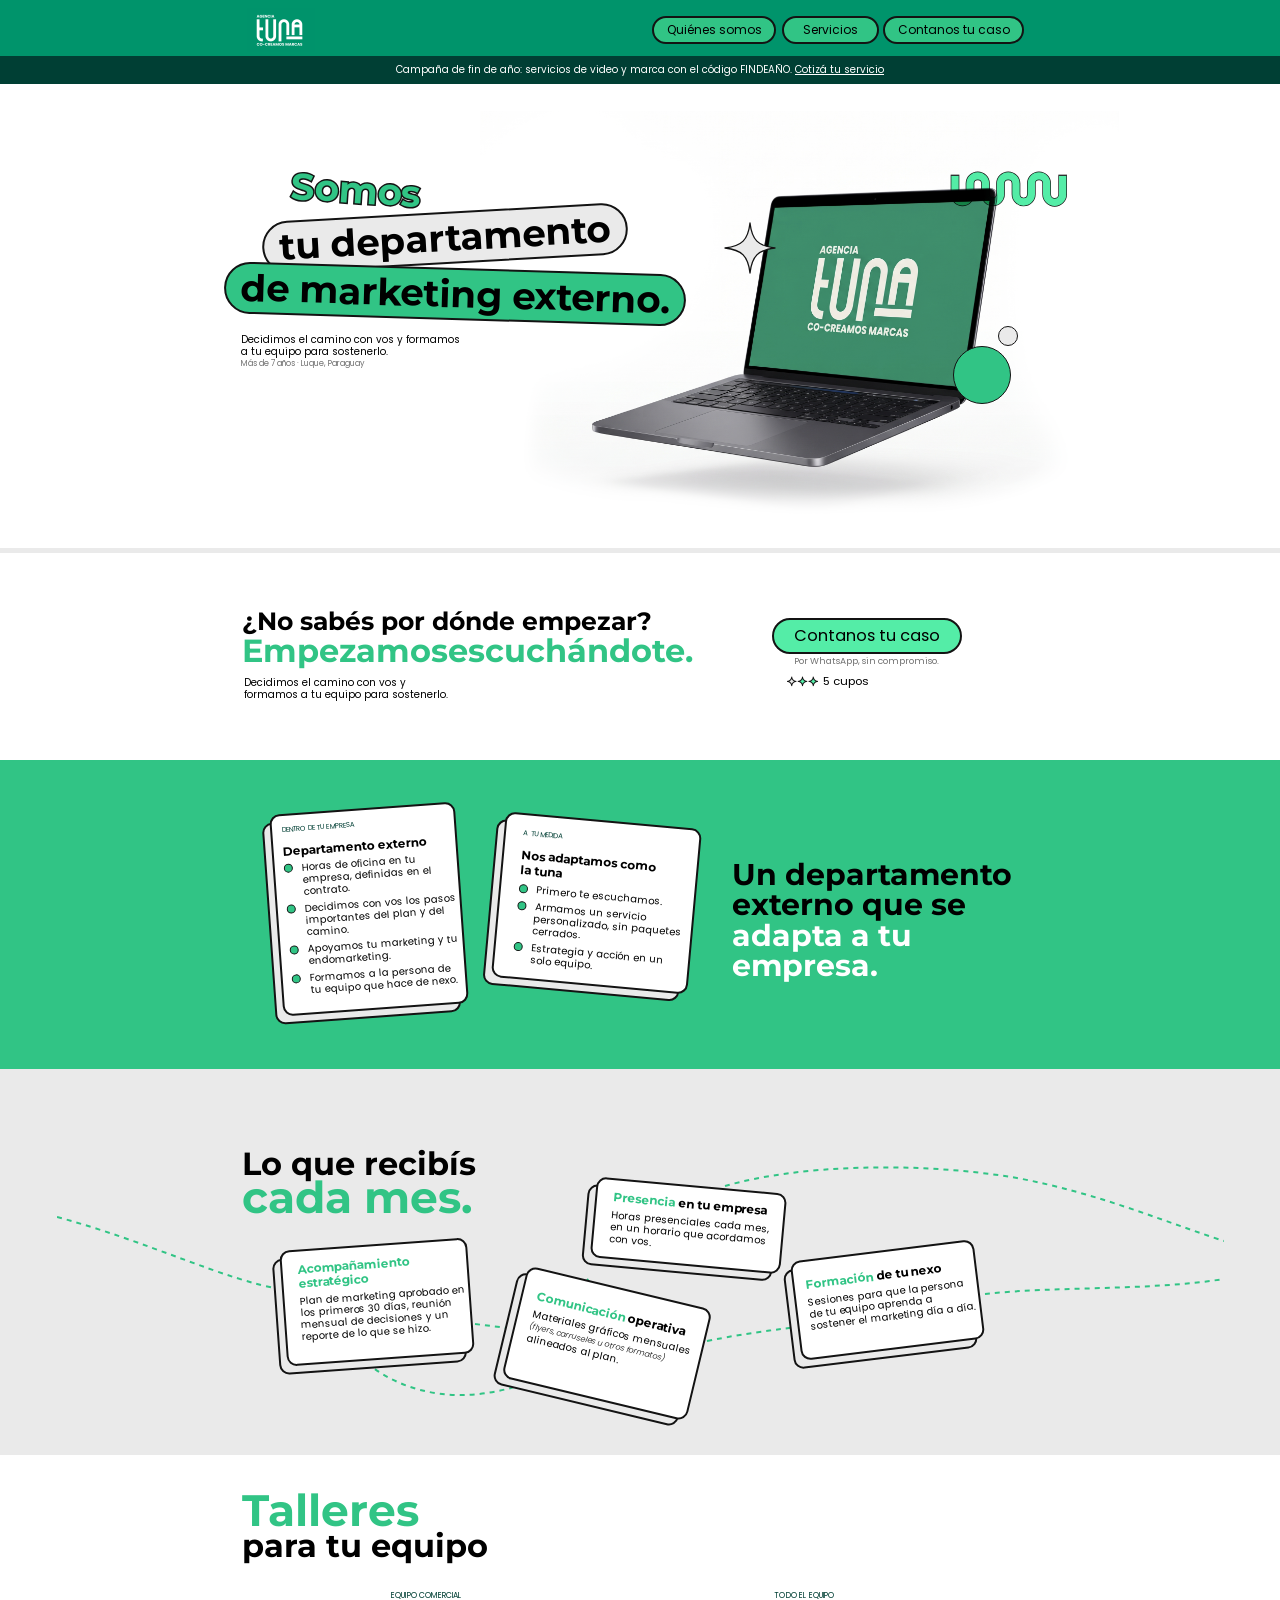
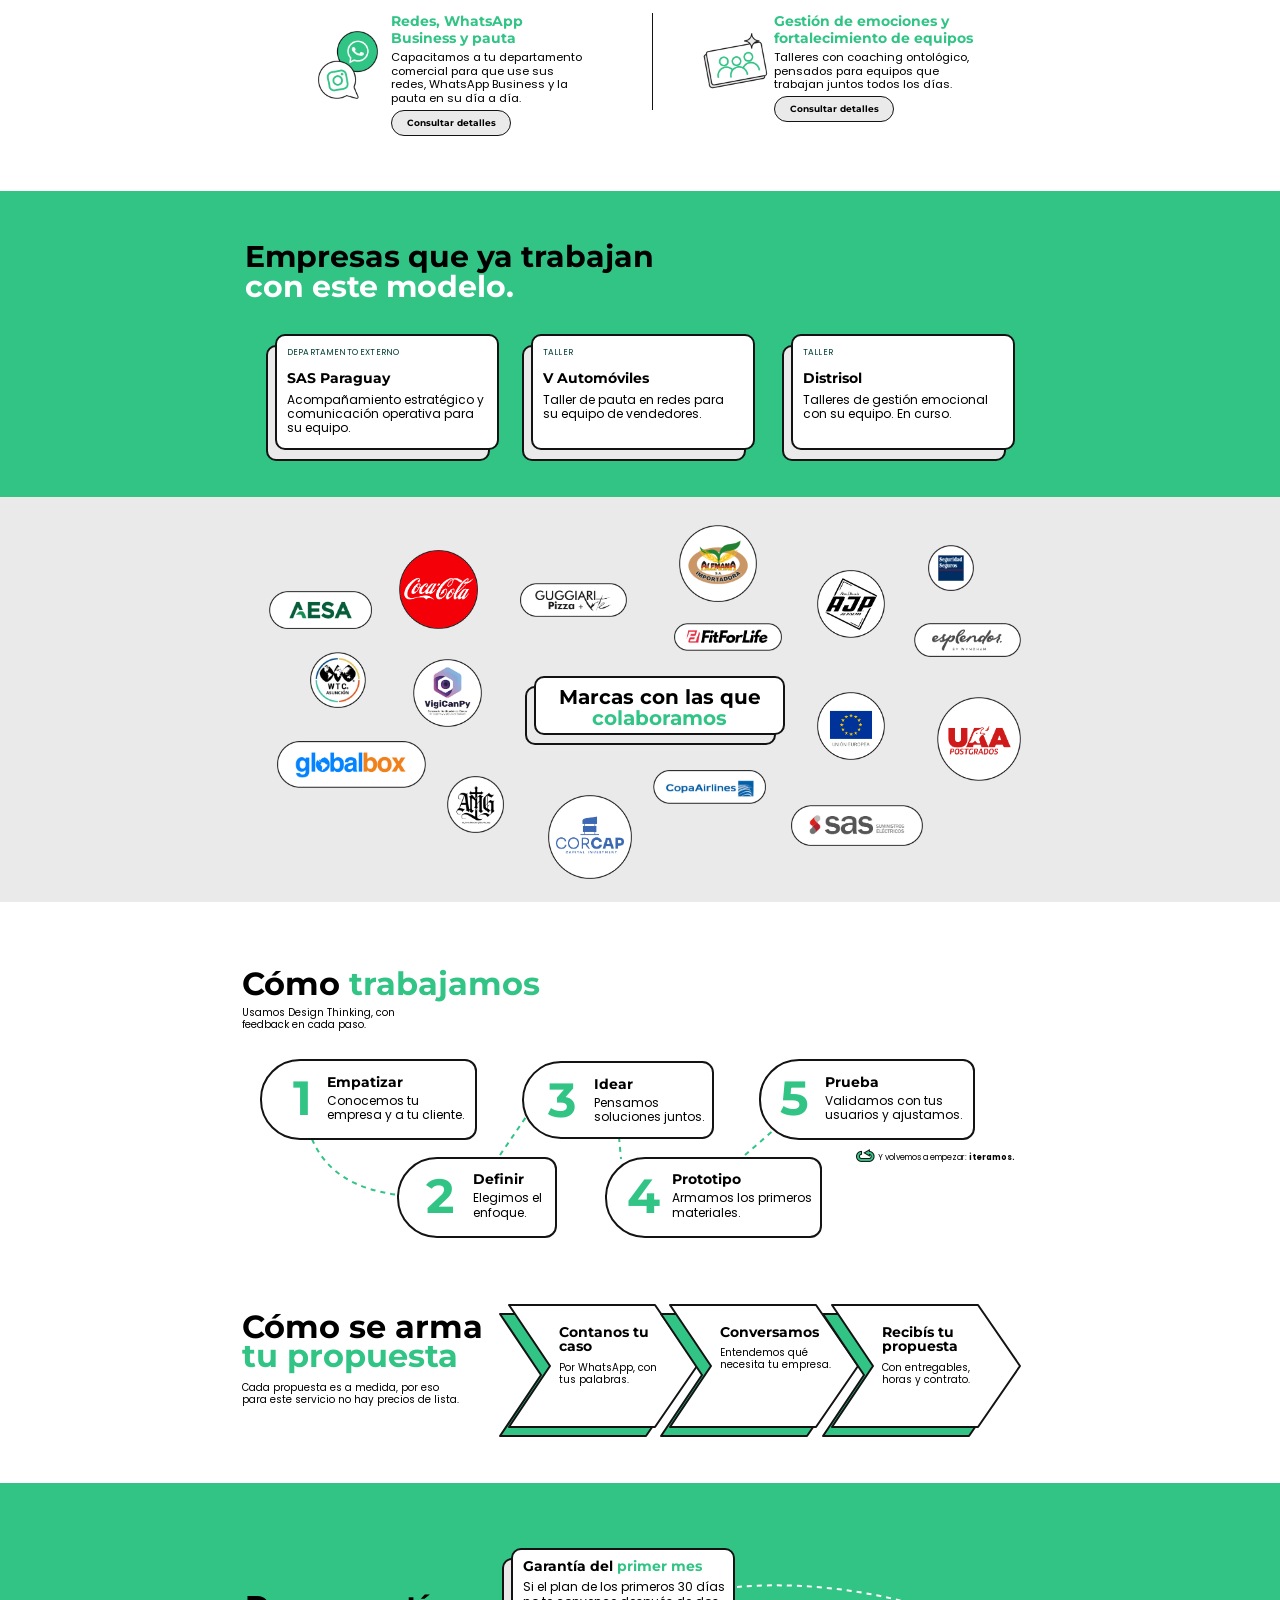
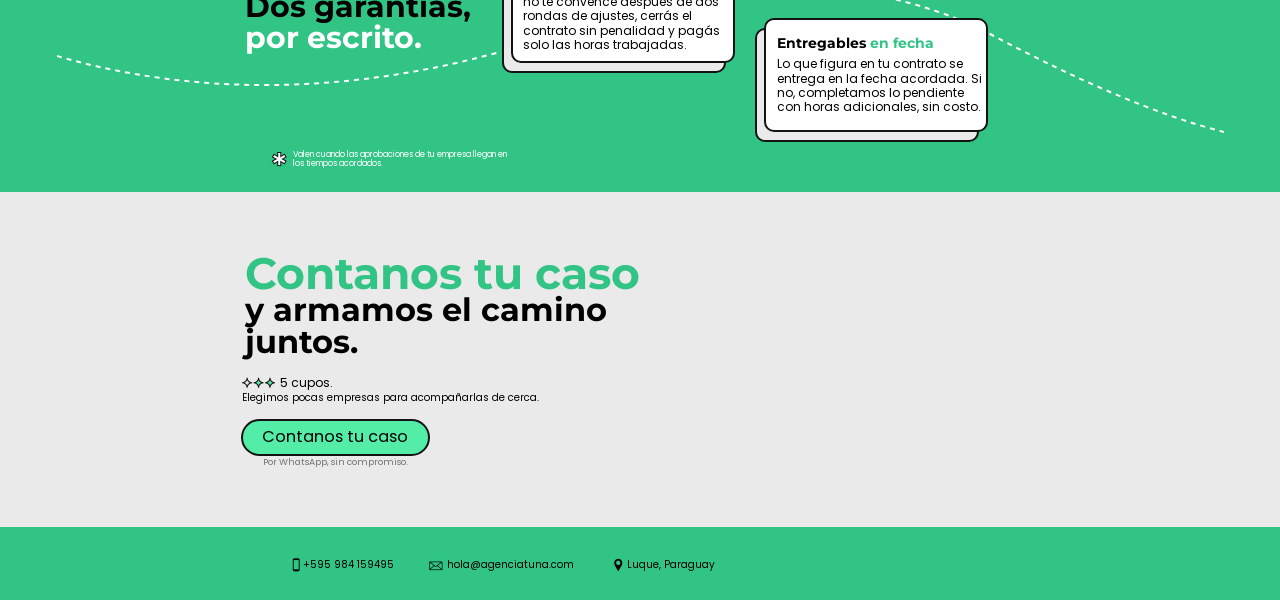
<file: index.html>
<!doctype html>
<html lang="es">
<head>
<meta charset="utf-8">
<meta name="viewport" content="width=device-width, initial-scale=1">
<title>Agencia Tuna · Tu departamento de marketing externo</title>
<meta name="description" content="Departamento de marketing externo: decidimos el camino con vos y formamos a tu equipo para sostenerlo. Más de 7 años en Luque, Paraguay.">
<link rel="preload" href="assets/fuentes/montserrat-latin-700-normal.woff2" as="font" type="font/woff2" crossorigin>
<link rel="preload" href="assets/fuentes/poppins-latin-400-normal.woff2" as="font" type="font/woff2" crossorigin>
<link rel="stylesheet" href="styles.css">
</head>
<body>
<header class="cab">
<div class="lienzo l-cab">
<a class="logo" href="index.html"><img src="assets/logo-tuna.png" alt="Agencia Tuna, co-creamos marcas" width="68" height="44"></a>
<nav class="nav" aria-label="Principal">
<a class="pill v" href="quienes-somos.html" style="left:595.4px;width:124.5px">Quiénes somos</a>
<a class="pill v" href="servicios.html" style="left:725.3px;width:96.9px">Servicios</a>
<a class="pill v" href="https://wa.me/595984159495?text=Hola%20Agencia%20Tuna%2C%20quiero%20contarles%20mi%20caso." style="left:826.7px;width:140.9px">Contanos tu caso</a>
</nav>
</div>
</header>
<p class="aviso"><span>Campaña de fin de año: servicios de video y marca con el código FINDEAÑO. <a href="servicios.html#cotizador" style="text-decoration:underline">Cotizá tu servicio</a></span></p>
<main>
<section class="sec s-hero blanco" id="quienes-somos">
<div class="lienzo l-hero ">
<svg class="a deco onda" style="left:886px;top:80px;width:134px;height:50px" viewBox="0 0 804 300" aria-hidden="true"><defs><path id="onda" d="M72 70 V182 A45 45 0 0 0 162 182 V117.5 A46.5 46.5 0 0 1 255 117.5 V182 A45 45 0 0 0 345 182 V117.5 A46.5 46.5 0 0 1 438 117.5 V182 A46 46 0 0 0 530 182 V117.5 A46 46 0 0 1 622 117.5 V182 A48 48 0 0 0 718 182 V70"/></defs><g fill="none"><use href="#onda" stroke="#131313" stroke-width="52"/><use href="#onda" stroke="#54eda7" stroke-width="44"/></g><rect x="46" y="64" width="52" height="7" fill="#131313"/><rect x="692" y="64" width="52" height="7" fill="#131313"/></svg>
<img class="a laptop" src="assets/laptop.png" alt="Laptop con el logo de Agencia Tuna" width="639" height="431.4" style="left:423.6px;top:27.2px;width:639px;height:431.4px;">
<svg class="a deco" style="left:665px;top:136px;width:56px;height:56px" viewBox="0 0 56 56" aria-hidden="true"><path d="M28 3 C30 20 36 26 53 28 C36 30 30 36 28 53 C26 36 20 30 3 28 C20 26 26 20 28 3Z" fill="#eaeaea" stroke="#131313" stroke-width="1.3" stroke-linejoin="round"/></svg>
<span class="a deco" style="left:896px;top:262px;width:58px;height:58px;border-radius:50%;background:#31c485;border:1.5px solid #131313"></span>
<span class="a deco" style="left:941px;top:242px;width:20px;height:20px;border-radius:50%;background:#eaeaea;border:1.2px solid #131313"></span>
<h1 class="titular"><span class="somos m">Somos</span><span class="pildora p1 m">tu departamento</span><span class="pildora p2 m">de marketing externo.</span></h1>
<p class="t p bajada" style="left:184.6px;top:250.1px;font-size:10px;line-height:12px;">Decidimos el camino con vos y formamos <br>a tu equipo para sostenerlo.</p>
<p class="t p peq" style="left:184.8px;top:275.3px;font-size:8px;line-height:10px;color:#727272">Más de 7 años · Luque, Paraguay</p>
</div>
</section>
<section class="sec s-empezar blanco">
<div class="lienzo l-empezar ">
<p class="t m h" style="left:185.5px;top:53.4px;font-size:25px;line-height:30px;">¿No sabés por dónde empezar?</p>
<p class="t m h v" style="left:185.5px;top:78.9px;font-size:31.6px;line-height:38px;">Empezamosescuchándote.</p>
<p class="t p " style="left:187.6px;top:123.8px;font-size:10px;line-height:12px;">Decidimos el camino con vos y <br>formamos a tu equipo para sostenerlo.</p>
<div class="btn"  style="left:715.8px;top:64.9px;width:189.4px;height:36.6px;font-size:16.2px"><a href="https://wa.me/595984159495">Contanos tu caso</a></div>
<p class="t p peq" style="left:737.7px;top:101.8px;font-size:9.1px;line-height:11px;color:#727272">Por WhatsApp, sin compromiso.</p>
<img class="a ico" src="assets/chispas-1.png" alt="" width="38" height="21" style="left:726px;top:118px;width:38px;height:21px;">
<p class="t p " style="left:766.3px;top:121.2px;font-size:11.4px;line-height:14px;">5 cupos</p>
</div>
</section>
<section class="sec s-modelo verde" id="modelo">
<div class="lienzo l-modelo ">
<div class="card c1" style="left:219px;top:48.5px;width:186px;height:202px;transform:rotate(-4.1deg);z-index:1;--bx:-8px;--by:8px;padding:12px 0 0 11.4px"><p class="et">DENTRO DE TU EMPRESA</p><h2 class="ct m">Departamento externo</h2><ul class="pts"><li>Horas de oficina en tu <br>empresa, definidas en el <br>contrato.</li><li>Decidimos con vos los pasos <br>importantes del plan y del <br>camino.</li><li>Apoyamos tu marketing y tu <br>endomarketing.</li><li>Formamos a la persona de <br>tu equipo que hace de nexo.</li></ul></div>
<div class="card c2" style="left:441.5px;top:60.5px;width:197px;height:166px;transform:rotate(5.2deg);z-index:1;--bx:-8px;--by:8px;padding:16.4px 0 0 19.5px"><p class="et">A TU MEDIDA</p><h2 class="ct m">Nos adaptamos como <br>la tuna</h2><ul class="pts"><li>Primero te escuchamos.</li><li>Armamos un servicio <br>personalizado, sin paquetes <br>cerrados.</li><li>Estrategia y acción en un <br>solo equipo.</li></ul></div>
<p class="t m h" style="left:675.8px;top:100.3px;font-size:30.2px;line-height:30.4px;">Un departamento <br>externo que se <br><span class="b">adapta a tu <br>empresa.</span></p>
</div>
</section>
<section class="sec s-recibis gris" id="servicios">
<div class="lienzo l-recibis ">
<svg class="a lineas" style="left:0;top:0;width:1167px;height:387px" viewBox="0 0 1167 387" aria-hidden="true"><g fill="none" stroke="#31c485" stroke-width="2" stroke-dasharray="5 5"><path d="M0 148 C90 172 170 212 224 220"/><path d="M418 255 L458 260"/><path d="M650 272 C690 264 710 262 740 258"/><path d="M928 225 C1000 217 1090 222 1167 210"/><path d="M668 117 C740 96 860 92 960 109 C1040 124 1100 150 1167 172"/><path d="M310 294 C350 327 410 337 475 312"/><path d="M530 210 L548 232"/></g></svg>
<p class="t m h" style="left:185.4px;top:76.2px;font-size:31.6px;line-height:38px;">Lo que recibís</p>
<p class="t m h v" style="left:185.4px;top:103.7px;font-size:44px;line-height:50px;">cada mes.</p>
<div class="card c3" style="left:226px;top:175.5px;width:188px;height:116px;transform:rotate(-4.1deg);z-index:2;--bx:-8px;--by:8px;padding:12.6px 0 0 16.8px"><h3 class="ct m"><span class="v">Acompañamiento</span> <br><span class="v">estratégico</span></h3><p class="cu">Plan de marketing aprobado en <br>los primeros 30 días, reunión <br>mensual de decisiones y un <br>reporte de lo que se hizo.</p></div>
<div class="card c4" style="left:536.5px;top:116px;width:191px;height:81px;transform:rotate(5.2deg);z-index:2;--bx:-8px;--by:8px;padding:12.3px 0 0 18.1px"><h3 class="ct m"><span class="v">Presencia</span> en tu empresa</h3><p class="cu">Horas presenciales cada mes, <br>en un horario que acordamos <br>con vos.</p></div>
<div class="card c5" style="left:455px;top:217px;width:190px;height:115px;transform:rotate(13.5deg);z-index:3;--bx:-8px;--by:8px;padding:21.2px 0 0 15.9px"><h3 class="ct m"><span class="v">Comunicación</span> operativa</h3><p class="cu">Materiales gráficos mensuales <br><em>(flyers, carruseles u otros formatos)</em> <br>alineados al plan.</p></div>
<div class="card c6" style="left:738.5px;top:181.5px;width:185px;height:100px;transform:rotate(-7.0deg);z-index:2;--bx:-8px;--by:8px;padding:18.3px 0 0 13.2px"><h3 class="ct m"><span class="v">Formación</span> de tu nexo</h3><p class="cu">Sesiones para que la persona <br>de tu equipo aprenda a <br>sostener el marketing día a día.</p></div>
</div>
</section>
<section class="sec s-talleres blanco" id="talleres">
<div class="lienzo l-talleres ">
<p class="t m h v" style="left:185.4px;top:29.4px;font-size:44px;line-height:50px;">Talleres</p>
<p class="t m h" style="left:185.4px;top:71.8px;font-size:31.6px;line-height:38px;">para tu equipo</p>
<img class="a " src="assets/ico-redes.png" alt="Íconos de WhatsApp e Instagram" width="70.2" height="74.3" style="left:255.2px;top:171.4px;width:70.2px;height:74.3px;">
<p class="t p et" style="left:334.5px;top:136.2px;font-size:7.9px;line-height:10px;">EQUIPO COMERCIAL</p>
<p class="t m h v" style="left:334.5px;top:158.2px;font-size:13.6px;line-height:16.2px;">Redes, WhatsApp <br>Business y pauta</p>
<p class="t p " style="left:334.5px;top:195.8px;font-size:11.3px;line-height:13.6px;">Capacitamos a tu departamento <br>comercial para que use sus <br>redes, WhatsApp Business y la <br>pauta en su día a día.</p>
<div class="mini-btn" style="left:334.5px;top:254.7px;width:120px;height:26px"><a href="https://wa.me/595984159495">Consultar detalles</a></div>
<span class="a divisor" style="left:595px;top:157.8px;height:97px"></span>
<img class="a " src="assets/ico-equipo.png" alt="Ícono de equipo con estrella" width="67.1" height="59" style="left:645.1px;top:176.1px;width:67.1px;height:59px;">
<p class="t p et" style="left:717.8px;top:136.2px;font-size:7.9px;line-height:10px;">TODO EL EQUIPO</p>
<p class="t m h v" style="left:717.8px;top:158.2px;font-size:13.6px;line-height:16.2px;">Gestión de emociones y <br>fortalecimiento de equipos</p>
<p class="t p " style="left:717.8px;top:195.8px;font-size:11.3px;line-height:13.6px;">Talleres con coaching ontológico, <br>pensados para equipos que <br>trabajan juntos todos los días.</p>
<div class="mini-btn" style="left:717.8px;top:241.1px;width:120px;height:26px"><a href="https://wa.me/595984159495">Consultar detalles</a></div>
</div>
</section>
<section class="sec s-empresas verde" id="empresas">
<div class="lienzo l-empresas ">
<p class="t m h" style="left:188px;top:51.1px;font-size:30.2px;line-height:30.4px;">Empresas que ya trabajan <br><span class="b">con este modelo.</span></p>
<div class="card caso" style="left:218px;top:143.4px;width:224px;height:116px;transform:rotate(0deg);z-index:1;--bx:-9px;--by:11px;padding:13.2px 0 0 12.4px"><p class="et">DEPARTAMENTO EXTERNO</p><h3 class="ct m grande">SAS Paraguay</h3><p class="cu g">Acompañamiento estratégico y <br>comunicación operativa para <br>su equipo.</p></div>
<div class="card caso" style="left:474px;top:143.4px;width:224px;height:116px;transform:rotate(0deg);z-index:1;--bx:-9px;--by:11px;padding:13.2px 0 0 12.4px"><p class="et">TALLER</p><h3 class="ct m grande">V Automóviles</h3><p class="cu g">Taller de pauta en redes para <br>su equipo de vendedores.</p></div>
<div class="card caso" style="left:734px;top:143.4px;width:224px;height:116px;transform:rotate(0deg);z-index:1;--bx:-9px;--by:11px;padding:13.2px 0 0 12.4px"><p class="et">TALLER</p><h3 class="ct m grande">Distrisol</h3><p class="cu g">Talleres de gestión emocional <br>con su equipo. En curso.</p></div>
</div>
</section>
<section class="sec s-marcas gris" id="marcas" aria-label="Marcas con las que colaboramos">
<div class="lienzo l-marcas ">
<img class="a logo" src="assets/logo-aesa.png" alt="AESA" width="107.1" height="42.5" style="left:210.9px;top:92.3px;width:107.1px;height:42.5px;">
<img class="a logo" src="assets/logo-cocacola.png" alt="Coca-Cola" width="83.4" height="83.4" style="left:340.5px;top:51.3px;width:83.4px;height:83.4px;">
<img class="a logo" src="assets/logo-guggiari.png" alt="Guggiari Pizza + Arte" width="111.2" height="37.8" style="left:461.7px;top:84.8px;width:111.2px;height:37.8px;">
<img class="a logo" src="assets/logo-alemana.png" alt="Alemana S.A. Importadora" width="81.7" height="81.7" style="left:620.8px;top:26.1px;width:81.7px;height:81.7px;">
<img class="a logo" src="assets/logo-ajp.png" alt="AJP Jiu Jitsu Pro" width="72.5" height="72.5" style="left:758.2px;top:71px;width:72.5px;height:72.5px;">
<img class="a logo" src="assets/logo-seguridad.png" alt="Seguridad Seguros" width="49.7" height="49.7" style="left:869.8px;top:46.7px;width:49.7px;height:49.7px;">
<img class="a logo" src="assets/logo-fitforlife.png" alt="FitForLife" width="112.2" height="31.4" style="left:615.1px;top:124.8px;width:112.2px;height:31.4px;">
<img class="a logo" src="assets/logo-esplendor.png" alt="Esplendor by Wyndham" width="111.2" height="37.8" style="left:855.2px;top:124.7px;width:111.2px;height:37.8px;">
<img class="a logo" src="assets/logo-wtc.png" alt="WTC Asunción" width="59.9" height="59.9" style="left:251.4px;top:153.1px;width:59.9px;height:59.9px;">
<img class="a logo" src="assets/logo-vigicanpy.png" alt="VigiCanPy" width="72.5" height="72.5" style="left:354.9px;top:160.4px;width:72.5px;height:72.5px;">
<img class="a logo" src="assets/logo-ue.png" alt="Unión Europea" width="72.5" height="72.5" style="left:758.2px;top:193.1px;width:72.5px;height:72.5px;">
<img class="a logo" src="assets/logo-uaa.png" alt="UAA Postgrados" width="87.8" height="87.8" style="left:878.6px;top:198.4px;width:87.8px;height:87.8px;">
<img class="a logo" src="assets/logo-globalbox.png" alt="Globalbox" width="153" height="50.4" style="left:218.4px;top:242.8px;width:153px;height:50.4px;">
<img class="a logo" src="assets/logo-anig.png" alt="ANIG" width="61.1" height="61.1" style="left:388.2px;top:277.3px;width:61.1px;height:61.1px;">
<img class="a logo" src="assets/logo-corcap.png" alt="CORCAP Capital Investment" width="88.1" height="88.1" style="left:489.5px;top:296px;width:88.1px;height:88.1px;">
<img class="a logo" src="assets/logo-copa.png" alt="Copa Airlines" width="117.3" height="37.8" style="left:594.3px;top:271.8px;width:117.3px;height:37.8px;">
<img class="a logo" src="assets/logo-sas.png" alt="SAS Suministros Eléctricos" width="135.8" height="45.2" style="left:732.7px;top:306.1px;width:135.8px;height:45.2px;">
<div class="card centro-card" style="left:477.5px;top:179.5px;width:251px;height:59px;transform:rotate(0deg);z-index:1;--bx:-9px;--by:10px;padding:11.4px 0 0 0px"><p class="m centro">Marcas con las que <br><span class="v">colaboramos</span></p></div>
</div>
</section>
<section class="sec s-proceso blanco" id="proceso">
<div class="lienzo l-proceso ">
<p class="t m h" style="left:185.4px;top:62.9px;font-size:31.6px;line-height:38px;">Cómo <span class="v">trabajamos</span></p>
<p class="t p " style="left:185.4px;top:104.3px;font-size:10px;line-height:12px;">Usamos Design Thinking, con <br>feedback en cada paso.</p>
<svg class="a lineas" style="left:0;top:0;width:1167px;height:360px" viewBox="0 0 1167 360" aria-hidden="true"><g fill="none" stroke="#31c485" stroke-width="2" stroke-dasharray="5 5"><path d="M255 237 Q275 285 342 293"/><path d="M443 253 L469 215"/><path d="M562 235 L564 257"/><path d="M688 253 L718 227"/></g></svg>
<div class="paso"  style="left:203.8px;top:156.8px;width:216.4px;height:80.9px;"><span class="num m" style="left:30.7px">1</span><div class="pt" style="left:64.5px"><h3 class="m">Empatizar</h3><p>Conocemos tu <br>empresa y a tu cliente.</p></div></div>
<div class="paso"  style="left:340.2px;top:254.7px;width:160.4px;height:80.9px;"><span class="num m" style="left:27.8px">2</span><div class="pt" style="left:74.6px"><h3 class="m">Definir</h3><p>Elegimos el <br>enfoque.</p></div></div>
<div class="paso"  style="left:465.2px;top:159px;width:191.9px;height:77.7px;"><span class="num m" style="left:23.9px">3</span><div class="pt" style="left:70.7px"><h3 class="m">Idear</h3><p>Pensamos <br>soluciones juntos.</p></div></div>
<div class="paso"  style="left:548.8px;top:254.7px;width:216.4px;height:80.9px;"><span class="num m" style="left:19.7px">4</span><div class="pt" style="left:64.5px"><h3 class="m">Prototipo</h3><p>Armamos los primeros <br>materiales.</p></div></div>
<div class="paso"  style="left:702.2px;top:156.8px;width:216.4px;height:80.9px;"><span class="num m" style="left:19.7px">5</span><div class="pt" style="left:64.4px"><h3 class="m">Prueba</h3><p>Validamos con tus <br>usuarios y ajustamos.</p></div></div>
<img class="a ico" src="assets/ciclo.png" alt="" width="23" height="20" style="left:796px;top:243.6px;width:23px;height:20px;">
<p class="t p peq" style="left:821px;top:250.3px;font-size:8px;line-height:10px;">Y volvemos a empezar: <b>iteramos.</b></p>
<p class="t m h" style="left:185.1px;top:409.3px;font-size:31.6px;line-height:29px;">Cómo se arma <br><span class="v">tu propuesta</span></p>
<p class="t p " style="left:185.1px;top:479.5px;font-size:10px;line-height:12px;">Cada propuesta es a medida, por eso <br>para este servicio no hay precios de lista.</p>
<div class="chev" style="left:452px;top:402.6px;z-index:1"><svg viewBox="-12 -2 204 136" width="204" height="136" aria-hidden="true"><polygon points="0,0 146,0 188,61 146,122 0,122 41,61" transform="translate(-9 9)" fill="#31c485" stroke="#131313" stroke-width="2" stroke-linejoin="round"/><polygon points="0,0 146,0 188,61 146,122 0,122 41,61" fill="#fff" stroke="#131313" stroke-width="2" stroke-linejoin="round"/></svg><div class="chev-t"><h3 class="m">Contanos tu <br>caso</h3><p>Por WhatsApp, con <br>tus palabras.</p></div></div>
<div class="chev" style="left:613px;top:402.6px;z-index:2"><svg viewBox="-12 -2 204 136" width="204" height="136" aria-hidden="true"><polygon points="0,0 146,0 188,61 146,122 0,122 41,61" transform="translate(-9 9)" fill="#31c485" stroke="#131313" stroke-width="2" stroke-linejoin="round"/><polygon points="0,0 146,0 188,61 146,122 0,122 41,61" fill="#fff" stroke="#131313" stroke-width="2" stroke-linejoin="round"/></svg><div class="chev-t"><h3 class="m">Conversamos</h3><p>Entendemos qué <br>necesita tu empresa.</p></div></div>
<div class="chev" style="left:775px;top:402.6px;z-index:3"><svg viewBox="-12 -2 204 136" width="204" height="136" aria-hidden="true"><polygon points="0,0 146,0 188,61 146,122 0,122 41,61" transform="translate(-9 9)" fill="#31c485" stroke="#131313" stroke-width="2" stroke-linejoin="round"/><polygon points="0,0 146,0 188,61 146,122 0,122 41,61" fill="#fff" stroke="#131313" stroke-width="2" stroke-linejoin="round"/></svg><div class="chev-t"><h3 class="m">Recibís tu <br>propuesta</h3><p>Con entregables, <br>horas y contrato.</p></div></div>
</div>
</section>
<section class="sec s-garantias verde" id="garantias">
<div class="lienzo l-garantias ">
<svg class="a lineas" style="left:0;top:0;width:1167px;height:309px" viewBox="0 0 1167 309" aria-hidden="true"><g fill="none" stroke="#fff" stroke-width="2" stroke-dasharray="5 5"><path d="M0 173 C100 202 250 222 443 169"/><path d="M680 104 C760 97 860 112 935 152 C1020 197 1100 232 1167 249"/></g></svg>
<p class="t m h" style="left:188px;top:109px;font-size:30.2px;line-height:30.4px;">Dos garantías, <br><span class="b">por escrito.</span></p>
<div class="card gar" style="left:454px;top:64.9px;width:224px;height:115px;transform:rotate(0deg);z-index:2;--bx:-9px;--by:10px;padding:8.8px 0 0 12.9px"><h3 class="ct m grande2">Garantía del <span class="v">primer mes</span></h3><p class="cu g">Si el plan de los primeros 30 días <br>no te convence después de dos <br>rondas de ajustes, cerrás el <br>contrato sin penalidad y pagás <br>solo las horas trabajadas.</p></div>
<div class="card gar" style="left:707px;top:134.9px;width:224px;height:114px;transform:rotate(0deg);z-index:2;--bx:-9px;--by:10px;padding:15.7px 0 0 13.4px"><h3 class="ct m grande2">Entregables <span class="v">en fecha</span></h3><p class="cu g">Lo que figura en tu contrato se <br>entrega en la fecha acordada. Si <br>no, completamos lo pendiente <br>con horas adicionales, sin costo.</p></div>
<img class="a ico" src="assets/ast-3.png" alt="" width="18" height="18" style="left:213px;top:266.9px;width:18px;height:18px;">
<p class="t p peq" style="left:236.5px;top:266.4px;font-size:8px;line-height:9.6px;color:#fff">Valen cuando las aprobaciones de tu empresa llegan en <br>los tiempos acordados.</p>
</div>
</section>
<section class="sec s-cierre gris" id="contacto">
<div class="lienzo l-cierre ">
<p class="t m h v" style="left:188.6px;top:56.1px;font-size:44px;line-height:50px;">Contanos tu caso</p>
<p class="t m h" style="left:188.6px;top:101.5px;font-size:31.6px;line-height:31.9px;">y armamos el camino <br>juntos.</p>
<img class="a ico" src="assets/chispas-2.png" alt="" width="40" height="21" style="left:182px;top:177.9px;width:40px;height:21px;">
<p class="t p " style="left:223.6px;top:182.9px;font-size:12.1px;line-height:15px;">5 cupos.</p>
<p class="t p " style="left:185.1px;top:199.3px;font-size:10px;line-height:12px;">Elegimos pocas empresas para acompañarlas de cerca.</p>
<div class="btn"  style="left:184.4px;top:227.2px;width:189.1px;height:36.5px;font-size:16.2px"><a href="https://wa.me/595984159495">Contanos tu caso</a></div>
<p class="t p peq" style="left:206.3px;top:264px;font-size:9.1px;line-height:11px;color:#727272">Por WhatsApp, sin compromiso.</p>
</div>
</section>
</main>
<footer class="sec s-pie verde">
<div class="lienzo l-pie ">
<img class="a ico" src="assets/ico-tel.png" alt="" width="16" height="21" style="left:230px;top:28.2px;width:16px;height:21px;">
<p class="t p " style="left:246.8px;top:32.2px;font-size:10px;line-height:12px;"><a href="tel:+595984159495">+595 984 159495</a></p>
<img class="a ico" src="assets/ico-mail.png" alt="" width="19" height="16" style="left:369px;top:30.2px;width:19px;height:16px;">
<p class="t p " style="left:390.8px;top:32.2px;font-size:10px;line-height:12px;"><a href="mailto:hola@agenciatuna.com">hola@agenciatuna.com</a></p>
<img class="a ico" src="assets/ico-pin.png" alt="" width="15" height="21" style="left:553px;top:28.2px;width:15px;height:21px;">
<p class="t p " style="left:570.8px;top:32.2px;font-size:10px;line-height:12px;">Luque, Paraguay</p>
</div>
</footer>
<script src="animations.js" defer></script>
</body>
</html>
</file>
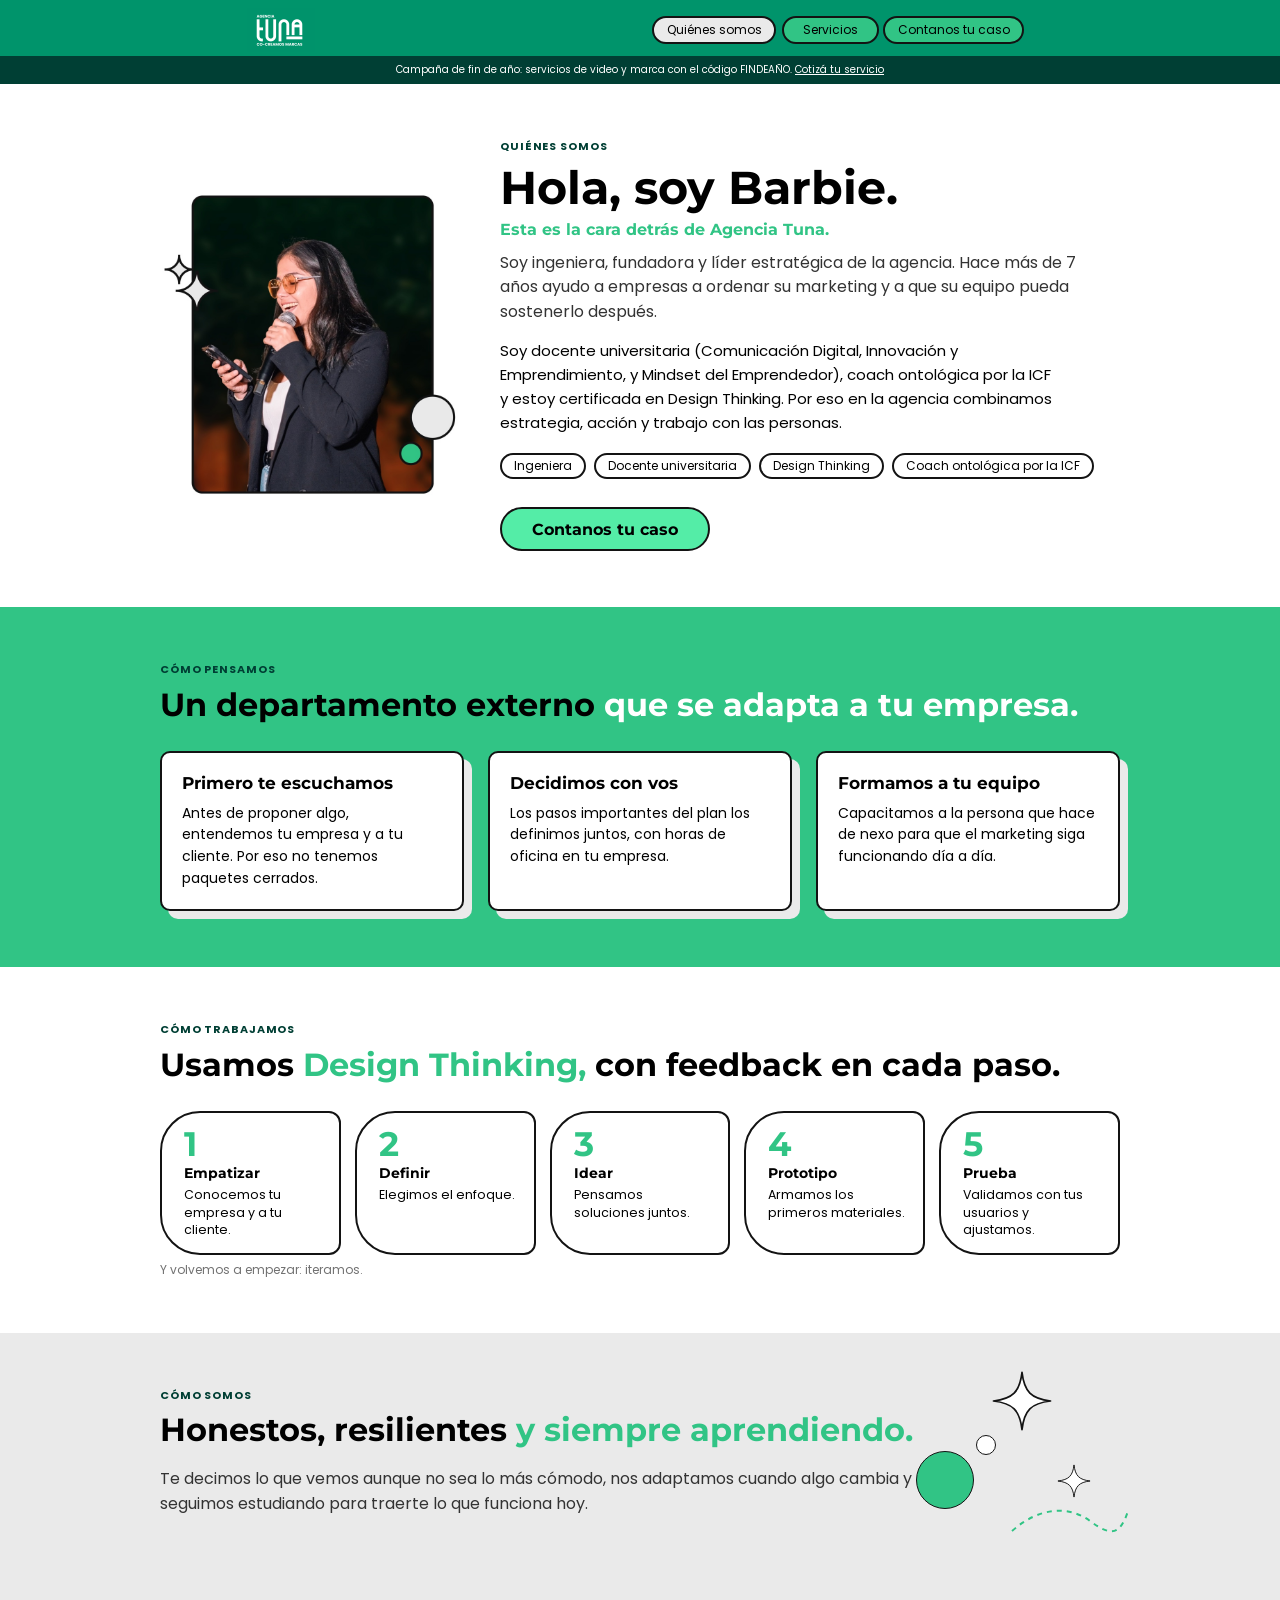
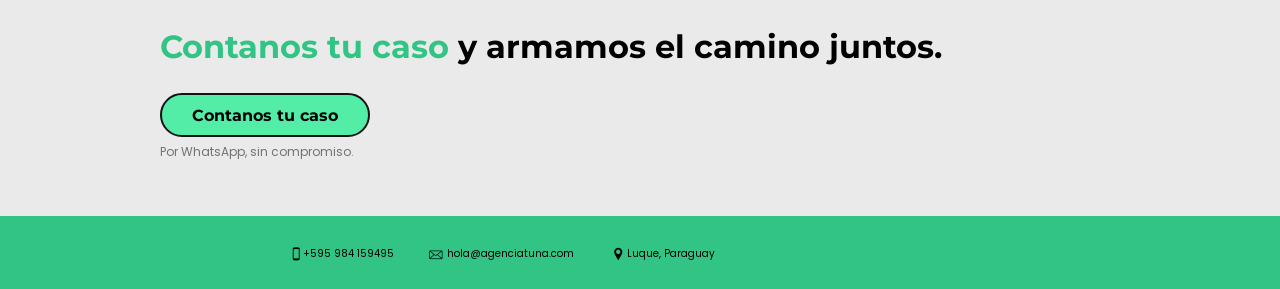
<file: quienes-somos.html>
<!doctype html>
<html lang="es">
<head>
<meta charset="utf-8">
<meta name="viewport" content="width=device-width, initial-scale=1">
<title>Quiénes somos · Agencia Tuna</title>
<meta name="description" content="Conocé a Barbie Duarte y al equipo detrás de Agencia Tuna, tu departamento de marketing externo en Luque, Paraguay.">
<link rel="preload" href="assets/fuentes/montserrat-latin-700-normal.woff2" as="font" type="font/woff2" crossorigin>
<link rel="preload" href="assets/fuentes/poppins-latin-400-normal.woff2" as="font" type="font/woff2" crossorigin>
<link rel="stylesheet" href="styles.css">
<link rel="stylesheet" href="paginas.css">
</head>
<body>
<header class="cab">
<div class="lienzo l-cab">
<a class="logo" href="index.html"><img src="assets/logo-tuna.png" alt="Agencia Tuna, co-creamos marcas" width="68" height="44"></a>
<nav class="nav" aria-label="Principal">
<a class="pill g" href="quienes-somos.html" style="left:595.4px;width:124.5px">Quiénes somos</a>
<a class="pill v" href="servicios.html" style="left:725.3px;width:96.9px">Servicios</a>
<a class="pill v" href="https://wa.me/595984159495?text=Hola%20Agencia%20Tuna%2C%20quiero%20contarles%20mi%20caso." style="left:826.7px;width:140.9px">Contanos tu caso</a>
</nav>
</div>
</header>
<p class="aviso"><span>Campaña de fin de año: servicios de video y marca con el código FINDEAÑO. <a href="servicios.html#cotizador" style="text-decoration:underline">Cotizá tu servicio</a></span></p>
<main>
<section class="band blanco">
<div class="pg fundadora">
<div class="retrato"><span class="ini">BD</span><img src="assets/barbie-duarte.jpg" alt="Barbie Duarte, fundadora de Agencia Tuna" onerror="this.style.display='none'"></div>
<div>
<p class="eyebrow">Quiénes somos</p>
<h1 class="h1">Hola, soy Barbie.</h1>
<p class="lema">Esta es la cara detrás de Agencia Tuna.</p>
<p class="sub">Soy ingeniera, fundadora y líder estratégica de la agencia. Hace más de 7 años ayudo a empresas a ordenar su marketing y a que su equipo pueda sostenerlo después.</p>
<p class="txt mt-s">Soy docente universitaria (Comunicación Digital, Innovación y Emprendimiento, y Mindset del Emprendedor), coach ontológica por la ICF y estoy certificada en Design Thinking. Por eso en la agencia combinamos estrategia, acción y trabajo con las personas.</p>
<div class="chips"><span class="chip">Ingeniera</span><span class="chip">Docente universitaria</span><span class="chip">Design Thinking</span><span class="chip">Coach ontológica por la ICF</span></div>
<p class="mt"><a class="cta" href="https://wa.me/595984159495?text=Hola%20Agencia%20Tuna%2C%20quiero%20contarles%20mi%20caso.">Contanos tu caso</a></p>
</div>
</div>
</section>
<section class="band verde">
<div class="pg">
<p class="eyebrow">Cómo pensamos</p>
<h2 class="h2">Un departamento externo <span class="v">que se adapta a tu empresa.</span></h2>
<div class="grid g3 mt">
<div class="tarjeta"><h3 class="h3">Primero te escuchamos</h3><p>Antes de proponer algo, entendemos tu empresa y a tu cliente. Por eso no tenemos paquetes cerrados.</p></div>
<div class="tarjeta"><h3 class="h3">Decidimos con vos</h3><p>Los pasos importantes del plan los definimos juntos, con horas de oficina en tu empresa.</p></div>
<div class="tarjeta"><h3 class="h3">Formamos a tu equipo</h3><p>Capacitamos a la persona que hace de nexo para que el marketing siga funcionando día a día.</p></div>
</div>
</div>
</section>
<section class="band blanco">
<div class="pg">
<p class="eyebrow">Cómo trabajamos</p>
<h2 class="h2">Usamos <span class="v">Design Thinking,</span> con feedback en cada paso.</h2>
<div class="pasos5">
<div><h3>Empatizar</h3><p>Conocemos tu empresa y a tu cliente.</p></div>
<div><h3>Definir</h3><p>Elegimos el enfoque.</p></div>
<div><h3>Idear</h3><p>Pensamos soluciones juntos.</p></div>
<div><h3>Prototipo</h3><p>Armamos los primeros materiales.</p></div>
<div><h3>Prueba</h3><p>Validamos con tus usuarios y ajustamos.</p></div>
</div>
<p class="note">Y volvemos a empezar: iteramos.</p>
</div>
</section>
<section class="band gris con-deco">
<div class="decos" aria-hidden="true"><svg class="d f1" viewBox="0 0 56 56" style="left:110px;top:18px;width:64px;height:64px"><path d="M28 3 C30 20 36 26 53 28 C36 30 30 36 28 53 C26 36 20 30 3 28 C20 26 26 20 28 3Z" fill="#fff" stroke="#131313" stroke-width="1.5" stroke-linejoin="round"/></svg><span class="d f2" style="left:36px;top:100px;width:58px;height:58px;border-radius:50%;background:#31c485;border:1.5px solid #131313"></span><span class="d f3" style="left:96px;top:84px;width:20px;height:20px;border-radius:50%;background:#fff;border:1.2px solid #131313"></span><svg class="d f2" viewBox="0 0 56 56" style="left:176px;top:112px;width:36px;height:36px"><path d="M28 3 C30 20 36 26 53 28 C36 30 30 36 28 53 C26 36 20 30 3 28 C20 26 26 20 28 3Z" fill="#fff" stroke="#131313" stroke-width="1.5" stroke-linejoin="round"/></svg><svg class="d" viewBox="0 0 120 40" style="left:130px;top:150px;width:120px;height:40px"><path class="marcha" d="M2 30 C30 5 60 5 80 20 S110 35 118 10" fill="none" stroke="#31c485" stroke-width="2" stroke-dasharray="5 5"/></svg></div>
<div class="pg">
<p class="eyebrow">Cómo somos</p>
<div class="igual"><h2 class="h2">Honestos, resilientes <span class="v">y siempre aprendiendo.</span></h2>
<p class="sub">Te decimos lo que vemos aunque no sea lo más cómodo, nos adaptamos cuando algo cambia y seguimos estudiando para traerte lo que funciona hoy.</p></div>
</div>
</section>
<section class="band gris">
<div class="pg">
<p class="h2"><span class="v">Contanos tu caso</span> y armamos el camino juntos.</p>
<p class="mt"><a class="cta" href="https://wa.me/595984159495?text=Hola%20Agencia%20Tuna%2C%20quiero%20contarles%20mi%20caso.">Contanos tu caso</a></p>
<p class="note">Por WhatsApp, sin compromiso.</p>
</div>
</section>
</main>
<footer class="sec s-pie verde">
<div class="lienzo l-pie">
<img class="a ico" src="assets/ico-tel.png" alt="" width="16" height="21" style="left:230px;top:28.2px;width:16px;height:21px;">
<p class="t p" style="left:246.8px;top:32.2px;font-size:10px;line-height:12px;"><a href="tel:+595984159495">+595 984 159495</a></p>
<img class="a ico" src="assets/ico-mail.png" alt="" width="19" height="16" style="left:369px;top:30.2px;width:19px;height:16px;">
<p class="t p" style="left:390.8px;top:32.2px;font-size:10px;line-height:12px;"><a href="mailto:hola@agenciatuna.com">hola@agenciatuna.com</a></p>
<img class="a ico" src="assets/ico-pin.png" alt="" width="15" height="21" style="left:553px;top:28.2px;width:15px;height:21px;">
<p class="t p" style="left:570.8px;top:32.2px;font-size:10px;line-height:12px;">Luque, Paraguay</p>
</div>
</footer>
<script src="animations.js" defer></script>
</body>
</html>
</file>
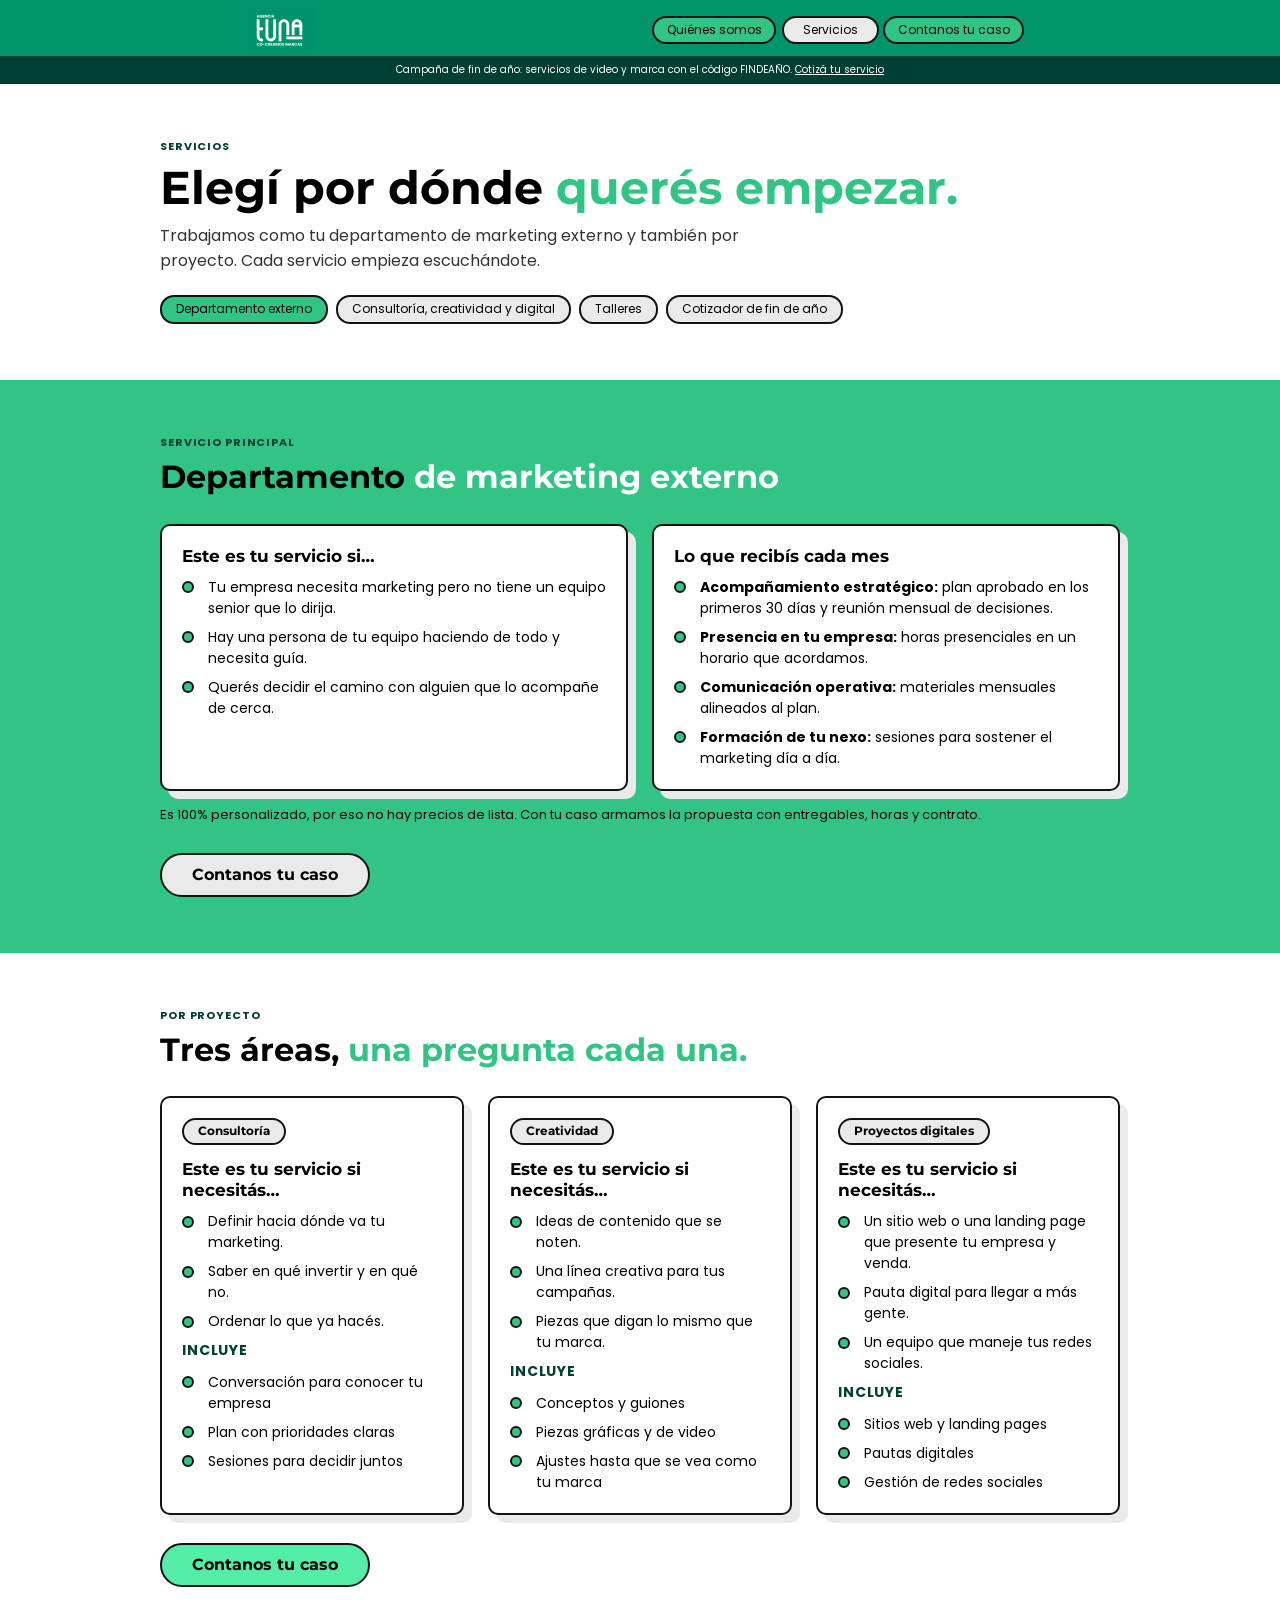
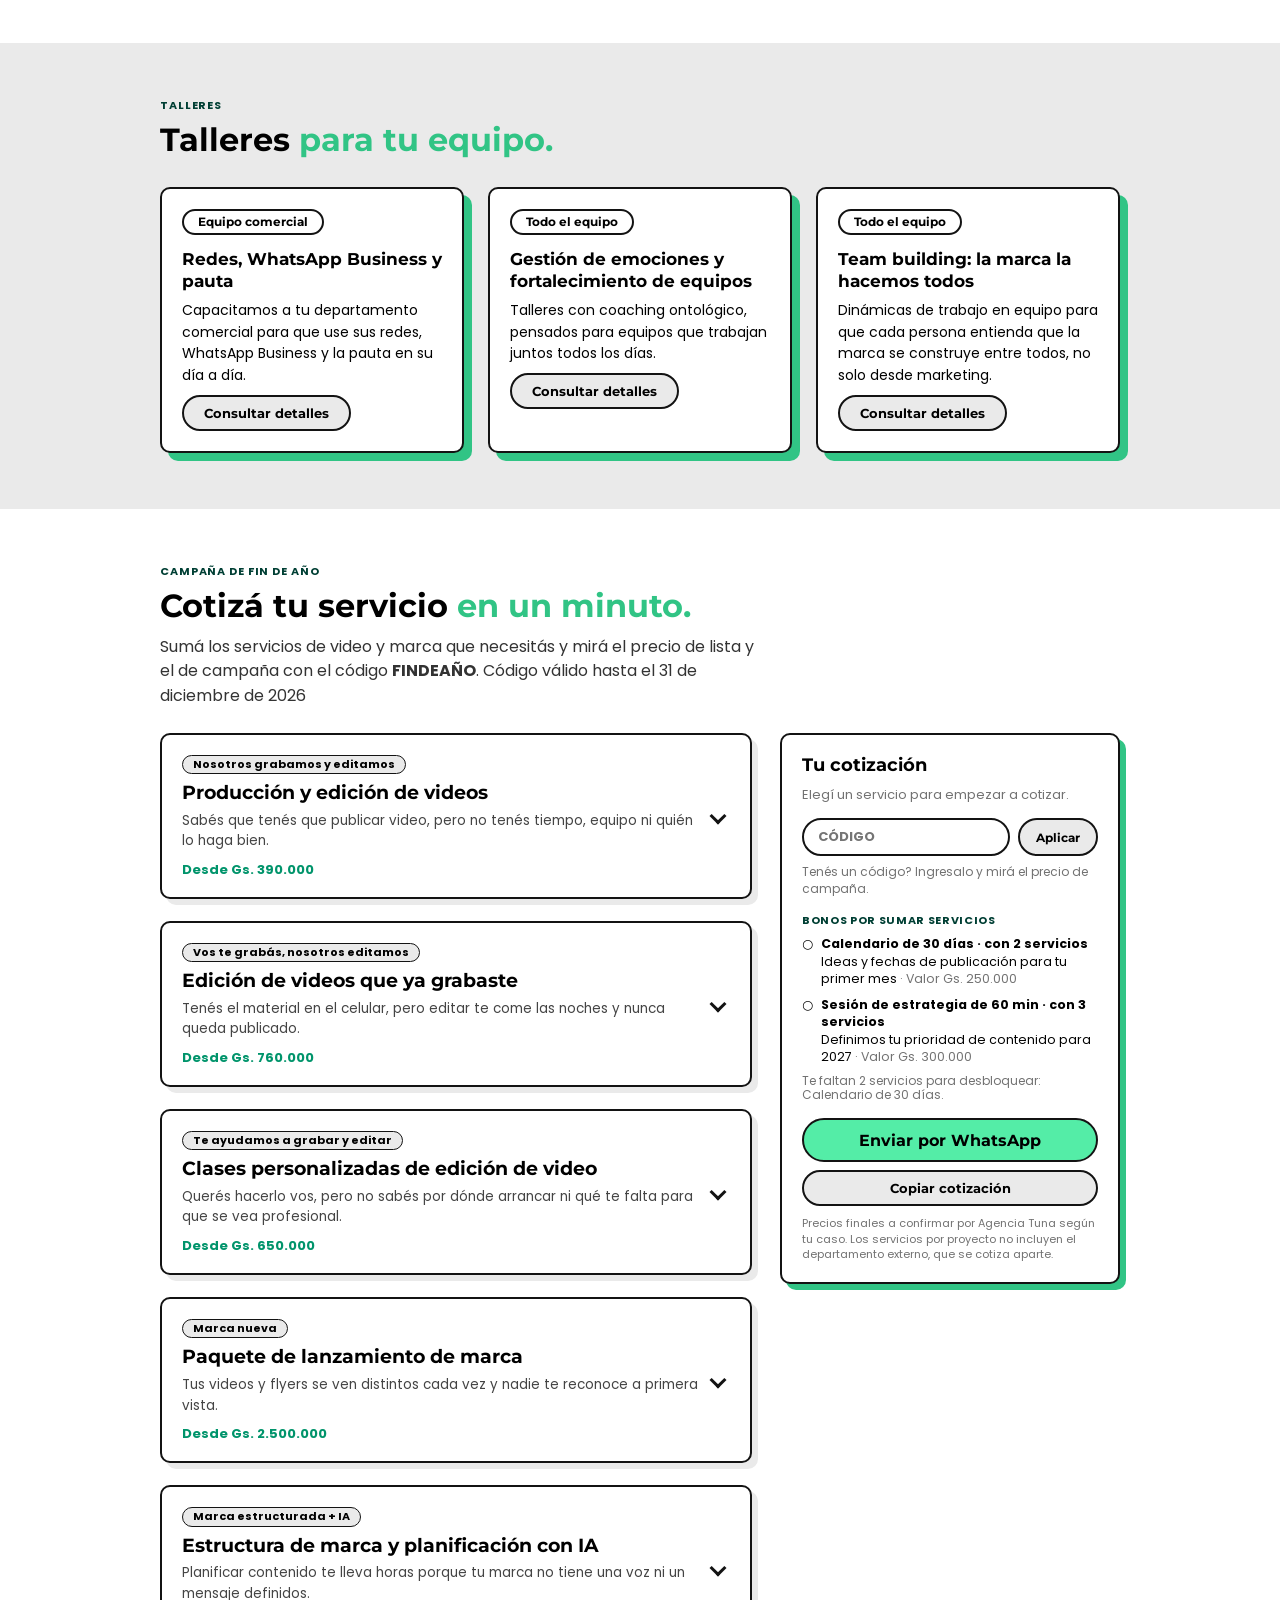
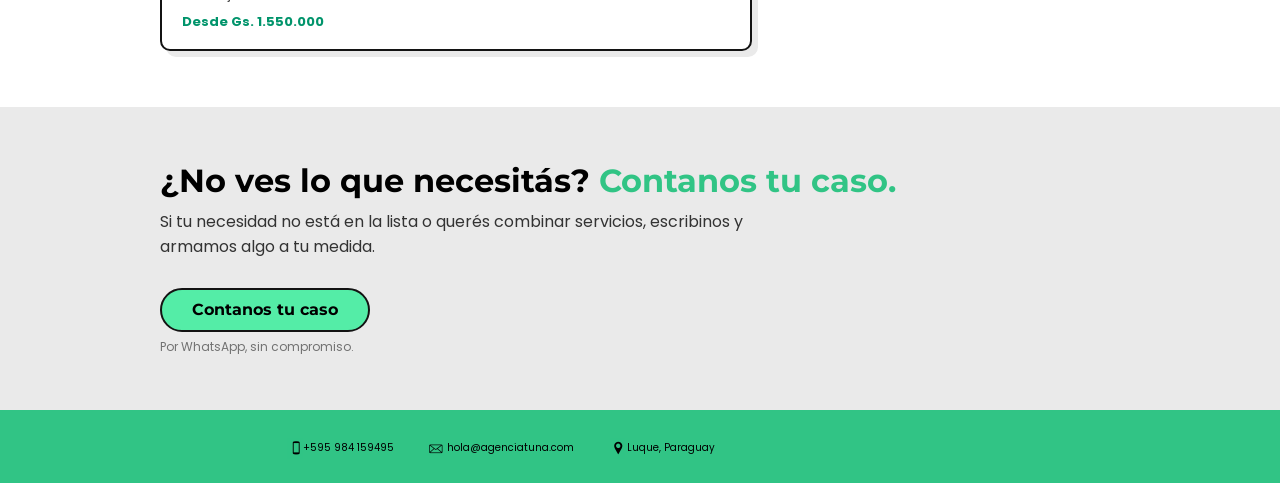
<file: servicios.html>
<!doctype html>
<html lang="es">
<head>
<meta charset="utf-8">
<meta name="viewport" content="width=device-width, initial-scale=1">
<title>Servicios · Agencia Tuna</title>
<meta name="description" content="Departamento de marketing externo, consultoría, creatividad, proyectos digitales, talleres y cotizador de fin de año.">
<link rel="preload" href="assets/fuentes/montserrat-latin-700-normal.woff2" as="font" type="font/woff2" crossorigin>
<link rel="preload" href="assets/fuentes/poppins-latin-400-normal.woff2" as="font" type="font/woff2" crossorigin>
<link rel="stylesheet" href="styles.css">
<link rel="stylesheet" href="paginas.css">
</head>
<body>
<header class="cab">
<div class="lienzo l-cab">
<a class="logo" href="index.html"><img src="assets/logo-tuna.png" alt="Agencia Tuna, co-creamos marcas" width="68" height="44"></a>
<nav class="nav" aria-label="Principal">
<a class="pill v" href="quienes-somos.html" style="left:595.4px;width:124.5px">Quiénes somos</a>
<a class="pill g" href="servicios.html" style="left:725.3px;width:96.9px">Servicios</a>
<a class="pill v" href="https://wa.me/595984159495?text=Hola%20Agencia%20Tuna%2C%20quiero%20contarles%20mi%20caso." style="left:826.7px;width:140.9px">Contanos tu caso</a>
</nav>
</div>
</header>
<p class="aviso"><span>Campaña de fin de año: servicios de video y marca con el código FINDEAÑO. <a href="servicios.html#cotizador" style="text-decoration:underline">Cotizá tu servicio</a></span></p>
<main>
<section class="band blanco">
<div class="pg">
<p class="eyebrow">Servicios</p>
<h1 class="h1">Elegí por dónde <span class="v">querés empezar.</span></h1>
<p class="sub">Trabajamos como tu departamento de marketing externo y también por proyecto. Cada servicio empieza escuchándote.</p>
<div class="anclas"><a class="v" href="#externo">Departamento externo</a><a href="#areas">Consultoría, creatividad y digital</a><a href="#talleres">Talleres</a><a href="#cotizador">Cotizador de fin de año</a></div>
</div>
</section>

<section class="band verde" id="externo">
<div class="pg">
<p class="eyebrow">Servicio principal</p>
<h2 class="h2">Departamento <span class="v">de marketing externo</span></h2>
<div class="area mt">
<div class="tarjeta"><h3 class="h3">Este es tu servicio si…</h3>
<ul class="check"><li>Tu empresa necesita marketing pero no tiene un equipo senior que lo dirija.</li><li>Hay una persona de tu equipo haciendo de todo y necesita guía.</li><li>Querés decidir el camino con alguien que lo acompañe de cerca.</li></ul></div>
<div class="tarjeta"><h3 class="h3">Lo que recibís cada mes</h3>
<ul class="check"><li><b>Acompañamiento estratégico:</b> plan aprobado en los primeros 30 días y reunión mensual de decisiones.</li><li><b>Presencia en tu empresa:</b> horas presenciales en un horario que acordamos.</li><li><b>Comunicación operativa:</b> materiales mensuales alineados al plan.</li><li><b>Formación de tu nexo:</b> sesiones para sostener el marketing día a día.</li></ul></div>
</div>
<p class="mt-s txt ancho">Es 100% personalizado, por eso no hay precios de lista. Con tu caso armamos la propuesta con entregables, horas y contrato.</p>
<p class="mt"><a class="cta gris" href="https://wa.me/595984159495?text=Hola%20Agencia%20Tuna%2C%20quiero%20contarles%20mi%20caso.">Contanos tu caso</a></p>
</div>
</section>

<section class="band blanco" id="areas">
<div class="pg">
<p class="eyebrow">Por proyecto</p>
<h2 class="h2">Tres áreas, <span class="v">una pregunta cada una.</span></h2>
<div class="grid g3 mt">
<div class="tarjeta"><span class="pill-tag">Consultoría</span><h3 class="h3 mt-s">Este es tu servicio si necesitás…</h3>
<ul class="check"><li>Definir hacia dónde va tu marketing.</li><li>Saber en qué invertir y en qué no.</li><li>Ordenar lo que ya hacés.</li></ul>
<p class="tit-mini">Incluye</p><ul class="check"><li>Conversación para conocer tu empresa</li><li>Plan con prioridades claras</li><li>Sesiones para decidir juntos</li></ul></div>
<div class="tarjeta"><span class="pill-tag">Creatividad</span><h3 class="h3 mt-s">Este es tu servicio si necesitás…</h3>
<ul class="check"><li>Ideas de contenido que se noten.</li><li>Una línea creativa para tus campañas.</li><li>Piezas que digan lo mismo que tu marca.</li></ul>
<p class="tit-mini">Incluye</p><ul class="check"><li>Conceptos y guiones</li><li>Piezas gráficas y de video</li><li>Ajustes hasta que se vea como tu marca</li></ul></div>
<div class="tarjeta"><span class="pill-tag">Proyectos digitales</span><h3 class="h3 mt-s">Este es tu servicio si necesitás…</h3>
<ul class="check"><li>Un sitio web o una landing page que presente tu empresa y venda.</li><li>Pauta digital para llegar a más gente.</li><li>Un equipo que maneje tus redes sociales.</li></ul>
<p class="tit-mini">Incluye</p><ul class="check"><li>Sitios web y landing pages</li><li>Pautas digitales</li><li>Gestión de redes sociales</li></ul></div>
</div>
<p class="mt"><a class="cta" href="https://wa.me/595984159495?text=Hola%20Agencia%20Tuna%2C%20quiero%20contarles%20mi%20caso.">Contanos tu caso</a></p>
</div>
</section>

<section class="band gris" id="talleres">
<div class="pg">
<p class="eyebrow">Talleres</p>
<h2 class="h2">Talleres <span class="v">para tu equipo.</span></h2>
<div class="grid g3 mt">
<div class="tarjeta"><span class="pill-tag">Equipo comercial</span><h3 class="h3 mt-s">Redes, WhatsApp Business y pauta</h3><p>Capacitamos a tu departamento comercial para que use sus redes, WhatsApp Business y la pauta en su día a día.</p><p class="mt-s"><a class="cta sec" href="https://wa.me/595984159495?text=Hola%20Agencia%20Tuna%2C%20quiero%20contarles%20mi%20caso.">Consultar detalles</a></p></div>
<div class="tarjeta"><span class="pill-tag">Todo el equipo</span><h3 class="h3 mt-s">Gestión de emociones y fortalecimiento de equipos</h3><p>Talleres con coaching ontológico, pensados para equipos que trabajan juntos todos los días.</p><p class="mt-s"><a class="cta sec" href="https://wa.me/595984159495?text=Hola%20Agencia%20Tuna%2C%20quiero%20contarles%20mi%20caso.">Consultar detalles</a></p></div>
<div class="tarjeta"><span class="pill-tag">Todo el equipo</span><h3 class="h3 mt-s">Team building: la marca la hacemos todos</h3><p>Dinámicas de trabajo en equipo para que cada persona entienda que la marca se construye entre todos, no solo desde marketing.</p><p class="mt-s"><a class="cta sec" href="https://wa.me/595984159495?text=Hola%20Agencia%20Tuna%2C%20quiero%20contarles%20mi%20caso.">Consultar detalles</a></p></div>
</div>
</div>
</section>

<section class="band blanco" id="cotizador">
<div class="pg">
<p class="eyebrow">Campaña de fin de año</p>
<h2 class="h2">Cotizá tu servicio <span class="v">en un minuto.</span></h2>
<p class="sub">Sumá los servicios de video y marca que necesitás y mirá el precio de lista y el de campaña con el código <b>FINDEAÑO</b>. <span id="deadline"></span></p>
<div class="cz-wrap">
<div class="cz-cat" id="catalog"></div>
<aside class="cz-sum" aria-label="Tu cotización">
<h2>Tu cotización</h2>
<div id="lines"></div><div id="totals"></div>
<div class="codebox"><input id="code" type="text" placeholder="Código" autocomplete="off" aria-label="Código de campaña"><button id="apply" type="button">Aplicar</button></div>
<p class="msg hint" id="codeMsg"></p>
<div class="bonus" id="bonus"></div>
<div class="actions"><a class="cta" id="wa" href="https://wa.me/595984159495?text=Hola%20Agencia%20Tuna%2C%20quiero%20contarles%20mi%20caso." target="_blank" rel="noopener">Enviar por WhatsApp</a><button class="cta sec" id="copy" type="button">Copiar cotización</button></div>
<p class="msg hint" id="copyMsg"></p>
<p class="legal">Precios finales a confirmar por Agencia Tuna según tu caso. Los servicios por proyecto no incluyen el departamento externo, que se cotiza aparte.</p>
</aside>
</div>
</div>
</section>
<section class="band gris">
<div class="pg">
<p class="h2">¿No ves lo que necesitás? <span class="v">Contanos tu caso.</span></p>
<p class="sub">Si tu necesidad no está en la lista o querés combinar servicios, escribinos y armamos algo a tu medida.</p>
<p class="mt"><a class="cta" href="https://wa.me/595984159495?text=Hola%20Agencia%20Tuna%2C%20quiero%20contarles%20mi%20caso.">Contanos tu caso</a></p>
<p class="note">Por WhatsApp, sin compromiso.</p>
</div>
</section>
</main>
<footer class="sec s-pie verde">
<div class="lienzo l-pie">
<img class="a ico" src="assets/ico-tel.png" alt="" width="16" height="21" style="left:230px;top:28.2px;width:16px;height:21px;">
<p class="t p" style="left:246.8px;top:32.2px;font-size:10px;line-height:12px;"><a href="tel:+595984159495">+595 984 159495</a></p>
<img class="a ico" src="assets/ico-mail.png" alt="" width="19" height="16" style="left:369px;top:30.2px;width:19px;height:16px;">
<p class="t p" style="left:390.8px;top:32.2px;font-size:10px;line-height:12px;"><a href="mailto:hola@agenciatuna.com">hola@agenciatuna.com</a></p>
<img class="a ico" src="assets/ico-pin.png" alt="" width="15" height="21" style="left:553px;top:28.2px;width:15px;height:21px;">
<p class="t p" style="left:570.8px;top:32.2px;font-size:10px;line-height:12px;">Luque, Paraguay</p>
</div>
</footer>
<script>
/* ========= CONFIGURACIÓN: editá acá precios, código y número ========= */
var CONFIG = {
  code: "FINDEAÑO",
  discount: 0.20,                 // 20% con el código
  deadlineText: "Código válido hasta el 31 de diciembre de 2026",
  whatsapp: "595984159495"                    // ej: "595981123456" (sin + ni espacios). Vacío = el cliente elige el contacto.
};

var SERVICES = [
  {
    id:"prod", tag:"Nosotros grabamos y editamos", name:"Producción y edición de videos",
    problem:"Sabés que tenés que publicar video, pero no tenés tiempo, equipo ni quién lo haga bien.",
    outcome:"Salís en cámara con piezas listas para publicar, sin tocar una app de edición.",
    includes:["Jornada de grabación en locación (Asunción)","Edición con subtítulos y música","Adaptación para Reels, TikTok y Shorts","Hasta 2 rondas de ajustes por pieza"],
    excludes:["Fotos","Cobertura de eventos","Guion (se suma como adicional)","Voceros o talentos","Pauta publicitaria","Locaciones fuera de Asunción (se suma movilidad)"],
    tiers:[
      {id:"p1", label:"1 reel", note:"Grabación + 1 reel editado", list:390000},
      {id:"p3", label:"Pack 3 reels", note:"Grabación + 3 reels editados (270.000 c/u)", list:810000},
      {id:"p6", label:"Pack 6 reels", note:"Grabación + 6 reels editados (250.000 c/u)", list:1500000}
    ],
    addons:[
      {id:"guion", label:"Guion por reel", desc:"Gancho, desarrollo y cierre con una sola acción", list:15000, perUnit:true},
      {id:"mov", label:"Movilidad fuera de Asunción", desc:"Por salida", list:50000}
    ]
  },
  {
    id:"edit", tag:"Vos te grabás, nosotros editamos", name:"Edición de videos que ya grabaste",
    problem:"Tenés el material en el celular, pero editar te come las noches y nunca queda publicado.",
    outcome:"Entregás el material crudo y recibís reels pulidos, con tu estilo y listos para subir.",
    includes:["Selección de las mejores tomas","Cortes, ritmo, subtítulos y música","Formato vertical 9:16","Hasta 2 rondas de ajustes por pieza","Entrega por Drive"],
    excludes:["Grabación","Guion","Animaciones complejas o motion graphics","Material con audio inutilizable"],
    tiers:[
      {id:"e4", label:"Pack 4 reels", note:"4 videos editados (hasta 60 s cada uno) · 190.000 c/u", list:760000},
      {id:"e8", label:"Pack 8 reels", note:"8 videos editados (hasta 60 s cada uno) · 187.500 c/u", list:1500000}
    ],
    addons:[
      {id:"urg", label:"Entrega en 48 horas", desc:"Prioridad en la cola de edición", list:150000}
    ]
  },
  {
    id:"coach", tag:"Te ayudamos a grabar y editar", name:"Clases personalizadas de edición de video",
    problem:"Querés hacerlo vos, pero no sabés por dónde arrancar ni qué te falta para que se vea profesional.",
    outcome:"Terminás con un método propio para grabar y editar tus videos sin depender de nadie.",
    includes:["Clase 1: guion, encuadre y luz con tu celular","Clase 2: grabación guiada con tu contenido real","Clase 3: edición paso a paso en tu app","3 clases de 45 minutos","Revisión de 1 video terminado"],
    excludes:["Edición de tus videos","Equipos (trípode, micrófono, luz)","Acompañamiento después de la clase 3"],
    tiers:[
      {id:"c3", label:"3 clases individuales", note:"Online o presencial", list:650000}
    ],
    addons:[
      {id:"rev", label:"Revisión extra de 1 video", desc:"Devolución escrita con mejoras concretas", list:80000, perUnit:true}
    ]
  },
  {
    id:"logo", tag:"Marca nueva", name:"Paquete de lanzamiento de marca",
    problem:"Tus videos y flyers se ven distintos cada vez y nadie te reconoce a primera vista.",
    outcome:"Una identidad visual lista para usar en cada video y flyer, sin diseñar desde cero.",
    includes:["Logo (2 propuestas y 2 rondas de ajustes)","Mini manual de marca con paleta de colores y tipografías","Kit para edición de video: intro, cierre y estilo de subtítulos","3 plantillas de flyer editables en Canva","Archivos finales en PNG, SVG y PDF"],
    excludes:["Manual de marca completo","Estrategia y mensajes de marca","Registro de marca ante el organismo oficial","Piezas de flyer personalizadas (se cotizan aparte)"],
    tiers:[
      {id:"l1", label:"Paquete de lanzamiento", note:"Logo + mini manual + kit para video y flyer", list:2500000}
    ],
    addons:[
      {id:"fly", label:"Flyer personalizado extra", desc:"Diseño listo para publicar", list:90000, perUnit:true}
    ]
  },
  {
    id:"ia", tag:"Marca estructurada + IA", name:"Estructura de marca y planificación con IA",
    problem:"Planificar contenido te lleva horas porque tu marca no tiene una voz ni un mensaje definidos.",
    outcome:"Definís qué decir y cómo decirlo, y usás IA para planificar tu mes en una tarde.",
    includes:["Taller colaborativo de estructura de marco estratégico (2 horas): propósito, valores, pilares, personalidad, tono y mensajes clave","Documento estratégico de tu marca","2 sesiones de 1,5 horas donde aprendés a usar tu marca con IA","Plantilla de instrucciones para IA con tu tono de voz","Calendario de contenido del primer mes armado en vivo (1 hora)"],
    excludes:["Producción de contenido","Diseño de logo","Pauta publicitaria","Suscripciones a herramientas de IA"],
    tiers:[
      {id:"i1", label:"Marca + IA", note:"6 horas en total: taller + 2 sesiones de IA + calendario · incluye documento", list:1550000}
    ],
    addons:[
      {id:"ses", label:"Sesión extra de IA (60 min)", desc:"Para sumar a una persona de tu equipo", list:250000, perUnit:true}
    ]
  }
];

var BONUSES = [
  {need:2, name:"Calendario de 30 días", val:"Valor Gs. 250.000", desc:"Ideas y fechas de publicación para tu primer mes"},
  {need:3, name:"Sesión de estrategia de 60 min", val:"Valor Gs. 300.000", desc:"Definimos tu prioridad de contenido para 2027"}
];

/* ========= LÓGICA ========= */
var state = { tiers:{}, addons:{}, qty:{}, code:"", open:{} };
var fmt = function(n){ return "Gs. " + new Intl.NumberFormat("es-PY").format(Math.round(n)); };
var promo = function(list){ return Math.round(list*(1-CONFIG.discount)/1000)*1000; };
var codeOk = function(){ return state.code.trim().toUpperCase() === CONFIG.code; };

function unitCount(svc){
  var t = svc.tiers.find(function(x){return x.id===state.tiers[svc.id];});
  if(!t) return 1;
  var m = {p1:1,p3:3,p6:6,e4:4,e8:8,c3:1,l1:1,i1:1}[t.id] || 1;
  return m;
}

function buildLines(){
  var lines = [];
  SERVICES.forEach(function(svc){
    var tid = state.tiers[svc.id];
    if(!tid) return;
    var t = svc.tiers.find(function(x){return x.id===tid;});
    lines.push({name:svc.name, sub:t.label, list:t.list});
    svc.addons.forEach(function(a){
      if(!state.addons[svc.id+":"+a.id]) return;
      var q = a.perUnit ? (state.qty[svc.id+":"+a.id] || (a.id==="guion" ? unitCount(svc) : 1)) : 1;
      lines.push({name:a.label, sub: a.perUnit ? "× "+q : "", list:a.list*q});
    });
  });
  return lines;
}

function totals(){
  var lines = buildLines();
  var list = lines.reduce(function(s,l){return s+l.list;},0);
  var camp = codeOk() ? lines.reduce(function(s,l){return s+promo(l.list);},0) : list;
  return {lines:lines, list:list, camp:camp, save:list-camp, count:SERVICES.filter(function(s){return state.tiers[s.id];}).length};
}

function renderCatalog(){
  var applied = codeOk();
  document.getElementById("catalog").innerHTML = SERVICES.map(function(svc){
    var on = !!state.tiers[svc.id];
    var isOpen = !!state.open[svc.id];
    var minL = Math.min.apply(null, svc.tiers.map(function(t){return t.list;}));
    var chosen = svc.tiers.find(function(t){return t.id===state.tiers[svc.id];});
    var fromTxt = on ? '✓ Elegido: '+chosen.label : 'Desde '+fmt(applied?promo(minL):minL);
    var tiers = svc.tiers.map(function(t){
      var pr = applied
        ? '<span class="was">'+fmt(t.list)+'</span><span class="now promo">'+fmt(promo(t.list))+'</span>'
        : '<span class="now">'+fmt(t.list)+'</span>';
      return '<label class="tier"><input type="radio" name="t-'+svc.id+'" value="'+t.id+'" data-svc="'+svc.id+'"'+(state.tiers[svc.id]===t.id?' checked':'')+'>'+
        '<span><b>'+t.label+'</b><span class="n">'+t.note+'</span></span><span class="price">'+pr+'</span></label>';
    }).join("");
    var addons = svc.addons.map(function(a){
      var key = svc.id+":"+a.id;
      var pr = applied ? fmt(promo(a.list)) : fmt(a.list);
      return '<label class="addon"><input type="checkbox" data-addon="'+key+'"'+(state.addons[key]?' checked':'')+(on?'':' disabled')+'>'+
        '<span>'+a.label+'<small>'+a.desc+(a.perUnit?' · precio por unidad':'')+'</small></span><span class="price"><span class="now">'+pr+'</span></span></label>';
    }).join("");
    return '<article class="cz-card'+(on?' on':'')+'">'+
      '<button type="button" class="cz-toggle" data-toggle="'+svc.id+'" aria-expanded="'+(isOpen?'true':'false')+'"><span class="tt"><span class="tag">'+svc.tag+'</span><span class="nm">'+svc.name+'</span><span class="problem">'+svc.problem+'</span><span class="from">'+fromTxt+'</span></span><span class="chev-i" aria-hidden="true"></span></button><div class="cz-body"'+(isOpen?'':' hidden')+'>'+
      '<p class="outcome"><small>Lo que lográs</small>'+svc.outcome+'</p>'+
      '<div class="lists"><div class="inc"><h3>Incluye</h3><ul>'+svc.includes.map(function(i){return '<li>'+i+'</li>';}).join("")+'</ul></div>'+
      '<div class="exc"><h3>No incluye</h3><ul>'+svc.excludes.map(function(i){return '<li>'+i+'</li>';}).join("")+'</ul></div></div>'+
      '<div class="tiers" role="radiogroup" aria-label="Opciones de '+svc.name+'">'+tiers+'</div>'+
      (on?'<button class="clear" type="button" data-clear="'+svc.id+'">Quitar este servicio</button>':'')+
      '<div class="addons'+(on?'':' locked')+'"><h3>Adicionales</h3>'+addons+'</div>'+
    '</div></article>';
  }).join("");
}

function renderSummary(){
  var T = totals(), applied = codeOk();
  var L = document.getElementById("lines");
  L.innerHTML = T.lines.length
    ? '<ul class="lines">'+T.lines.map(function(l){
        return '<li><span>'+l.name+(l.sub?'<br><span class="sub">'+l.sub+'</span>':'')+'</span><span>'+fmt(applied?promo(l.list):l.list)+'</span></li>';
      }).join("")+'</ul>'
    : '<p class="empty">Elegí un servicio para empezar a cotizar.</p>';
  var tot = document.getElementById("totals");
  tot.innerHTML = T.lines.length
    ? (applied
        ? '<div class="row"><span>Precio de lista</span><span style="text-decoration:line-through">'+fmt(T.list)+'</span></div>'+
          '<div class="row save"><span>Ahorro con '+CONFIG.code+'</span><span>− '+fmt(T.save)+'</span></div>'
        : '')+
      '<div class="row total"><span>Total</span><span>'+fmt(T.camp)+'</span></div>'
    : '';
  var cm = document.getElementById("codeMsg");
  if(applied){ cm.className="msg ok"; cm.textContent="Código aplicado: "+Math.round(CONFIG.discount*100)+"% menos en todo."; }
  else if(state.code && !applied){ cm.className="msg bad"; cm.textContent="Ese código no es válido. Revisá cómo lo escribiste."; }
  else if(T.lines.length){ cm.className="msg hint"; cm.textContent="Con el código "+CONFIG.code+" pagarías "+fmt(T.lines.reduce(function(s,l){return s+promo(l.list);},0))+" en vez de "+fmt(T.list)+"."; }
  else { cm.className="msg hint"; cm.textContent="Tenés un código? Ingresalo y mirá el precio de campaña."; }

  var B = document.getElementById("bonus");
  var next = BONUSES.find(function(b){return T.count < b.need;});
  B.innerHTML = '<h3>Bonos por sumar servicios</h3><ul>'+BONUSES.map(function(b){
      var got = T.count >= b.need;
      return '<li class="'+(got?'got':'')+'"><span>'+(got?'✓':'○')+'</span><span><b>'+b.name+' · con '+b.need+' servicios</b>'+b.desc+'<span class="val"> · '+b.val+(got?' · desbloqueado':'')+'</span></span></li>';
    }).join("")+'</ul>'+
    '<p class="note">'+(next ? 'Te falta'+(next.need-T.count>1?'n '+(next.need-T.count)+' servicios':' 1 servicio')+' para desbloquear: '+next.name+'.' : 'Desbloqueaste todos los bonos.')+'</p>';

    document.getElementById("wa").setAttribute("href", waLink());
}

function quoteText(){
  var T = totals(), applied = codeOk();
  if(!T.lines.length) return "Hola Agencia Tuna, quiero cotizar servicios de la campaña de fin de año.";
  var out = ["Hola Agencia Tuna, esta es mi cotización de fin de año:",""];
  T.lines.forEach(function(l){ out.push("• "+l.name+(l.sub?" ("+l.sub+")":"")+": "+fmt(applied?promo(l.list):l.list)); });
  out.push("");
  if(applied){ out.push("Precio de lista: "+fmt(T.list)); out.push("Código "+CONFIG.code+": − "+fmt(T.save)); }
  out.push("Total: "+fmt(T.camp));
  var got = BONUSES.filter(function(b){return T.count>=b.need;}).map(function(b){return b.name;});
  if(got.length) out.push("Bonos: "+got.join(", "));
  return out.join("\n");
}
function waLink(){
  var base = "https://wa.me/"+CONFIG.whatsapp;
  return base+"?text="+encodeURIComponent(quoteText());
}

function render(){ renderCatalog(); renderSummary(); }

document.addEventListener("change", function(e){
  var t = e.target;
  if(t.matches("input[type=radio][data-svc]")){ state.tiers[t.getAttribute("data-svc")] = t.value; render(); }
  else if(t.matches("input[data-addon]")){ state.addons[t.getAttribute("data-addon")] = t.checked; renderSummary(); }
});
document.addEventListener("click", function(e){
  var c = e.target.closest("[data-clear]");
  if(c){
    var id = c.getAttribute("data-clear");
    delete state.tiers[id];
    Object.keys(state.addons).forEach(function(k){ if(k.indexOf(id+":")===0) delete state.addons[k]; });
    render();
  }
});
document.addEventListener("click", function(e){
  var t = e.target.closest("[data-toggle]");
  if(t){ var id = t.getAttribute("data-toggle"); state.open[id] = !state.open[id]; renderCatalog(); }
});
document.getElementById("apply").addEventListener("click", function(){ state.code = document.getElementById("code").value; render(); });
document.getElementById("code").addEventListener("keydown", function(e){ if(e.key==="Enter"){ state.code = e.target.value; render(); } });
document.getElementById("copy").addEventListener("click", function(){
  var msg = document.getElementById("copyMsg"), txt = quoteText();
  function ok(){ msg.textContent = "Cotización copiada."; }
  function fail(){
    var ta = document.createElement("textarea"); ta.value = txt; ta.style.cssText="position:fixed;opacity:0"; document.body.appendChild(ta); ta.select();
    try{ document.execCommand("copy"); ok(); }catch(err){ msg.textContent = "No se pudo copiar. Seleccioná el texto manualmente."; }
    document.body.removeChild(ta);
  }
  if(navigator.clipboard && navigator.clipboard.writeText){ navigator.clipboard.writeText(txt).then(ok, fail); } else { fail(); }
});
document.getElementById("deadline").textContent = CONFIG.deadlineText;

/* Estado inicial de ejemplo: un servicio elegido para mostrar cómo funciona */
render();
</script>
<script src="animations.js" defer></script>
</body>
</html>
</file>
<file: styles.css>
/* Agencia Tuna · landing de departamento de marketing externo
   Diseño base de escritorio: 1167 px de ancho (medidas tomadas del PDF de Illustrator).
   Hasta 1166 px de ancho de pantalla se usa la versión apilada (móvil y tablet). */

@font-face { font-family: "Montserrat"; font-weight: 700; font-style: normal; font-display: swap;
  src: url("assets/fuentes/montserrat-latin-700-normal.woff2") format("woff2"); }
@font-face { font-family: "Poppins"; font-weight: 400; font-style: normal; font-display: swap;
  src: url("assets/fuentes/poppins-latin-400-normal.woff2") format("woff2"); }
@font-face { font-family: "Poppins"; font-weight: 700; font-style: normal; font-display: swap;
  src: url("assets/fuentes/poppins-latin-700-normal.woff2") format("woff2"); }
@font-face { font-family: "Poppins"; font-weight: 300; font-style: italic; font-display: swap;
  src: url("assets/fuentes/poppins-latin-300-italic.woff2") format("woff2"); }

:root {
  --v: #31c485;   /* verde Tuna */
  --vc: #54eda7;  /* verde claro de botones */
  --vo: #00946b;  /* verde de la cabecera */
  --vd: #003f34;  /* verde oscuro: aviso y etiquetas */
  --g: #eaeaea;   /* gris de franjas */
  --ink: #131313; /* bordes */
  --gr: #727272;  /* texto secundario */
}

*, *::before, *::after { box-sizing: border-box; }
html { -webkit-text-size-adjust: 100%; }
body { margin: 0; font: 400 10px/1.2 "Poppins", system-ui, sans-serif; color: #000; background: #fff; }
a { color: inherit; text-decoration: none; }
img { display: block; }
p, h1, h2, h3, ul { margin: 0; padding: 0; }
ul { list-style: none; }
em { font-style: italic; font-weight: 300; }
b { font-weight: 700; }
.m { font-family: "Montserrat", sans-serif; font-weight: 700; }
.v { color: var(--v); }
.b { color: #fff; }
.tgr { color: var(--gr); }
.blanco { background: #fff; }
.verde { background: var(--v); }
.gris.sec, .sec.gris { background: var(--g); }

/* ============================================================ MÓVIL / TABLET (base) */
.cab { background: var(--vo); }
.l-cab { display: flex; align-items: center; justify-content: space-between; gap: 12px;
  max-width: 640px; margin: 0 auto; padding: 8px 16px; }
.logo img { width: 56px; height: auto; }
.nav { display: flex; gap: 6px; flex-wrap: wrap; justify-content: flex-end; }
.pill.v { background: var(--v); color: #000; }
.pill.g { background: var(--g); }
.aviso { background: var(--vd); color: #fff; text-align: center; font-size: 10px; line-height: 14px; padding: 7px 16px; }

.sec { padding: 40px 0; }
.s-hero { border-bottom: 5px solid var(--g); }
.s-pie { padding: 20px 0; }
.lienzo { position: static; width: auto; max-width: 640px; margin: 0 auto; padding: 0 20px;
  display: flex; flex-direction: column; gap: 14px; }
.t br { display: none; }
.a { position: static; }
.ico { width: 18px; height: auto; }
.laptop { width: 100%; height: auto; }

.titular { display: flex; flex-direction: column; align-items: flex-start; gap: 8px; font-size: 28px; line-height: 1.1;
  font-family: "Montserrat", sans-serif; }
.somos { color: var(--v); -webkit-text-stroke: 1.2px var(--ink); paint-order: stroke fill; }
.pildora { display: inline-block; padding: 8px 20px; border: 2px solid var(--ink); border-radius: 30px; }
.p1 { background: var(--g); transform: rotate(-3.2deg); }
.p2 { background: var(--v); transform: rotate(1.7deg); }
.card::before { content: none; }
.et { font-size: 7.5px; color: var(--vd); text-transform: uppercase; letter-spacing: .02em; }
.ct { font-size: 15px; line-height: 1.2; margin: 4px 0 8px; }
.ct br { display: inline; }
.pts li, .cu { font-size: 12px; line-height: 1.45; }
.pts li { margin-top: 6px; padding-left: 18px; position: relative; }
.pts li::before { content: ""; position: absolute; left: 0; top: .35em; width: 10px; height: 10px; border-radius: 50%;
  background: var(--v); border: 1.5px solid var(--ink); }
.cu br, .pts br { display: none; }
.grande { font-size: 16px; }

.l-marcas { flex-direction: row; flex-wrap: wrap; justify-content: center; align-items: center; gap: 12px; }
.l-marcas .centro-card { order: -1; flex: 1 0 100%; text-align: center; }
.centro-card .centro { font-size: 20px; line-height: 1.2; }
.logo { height: auto; }
.l-marcas .logo { width: auto; height: 56px; }
.paso .num { font-size: 44px; line-height: 1; color: var(--v); }
.paso h3 { font-size: 14px; }
.paso p { font-size: 12px; line-height: 1.35; }
.paso br { display: none; }
.chev svg { display: none; }
.chev-t h3 { font-size: 14px; }
.chev-t p { font-size: 10px; }
.chev-t br { display: none; }

.l-pie { flex-direction: row; flex-wrap: wrap; justify-content: center; align-items: center; gap: 10px 22px; }
.l-pie .t { font-size: 11px; }


/* ===== solo móvil/tablet: pisan las posiciones inline del escritorio ===== */
@media (max-width: 1166px) {
  .laptop { width: 100% !important; height: auto !important; mix-blend-mode: normal; }
  .l-marcas .logo { width: auto !important; height: 56px !important; }
  .pill { position: static; display: inline-flex; align-items: center; justify-content: center; height: 28px;
    padding: 0 12px; border: 2px solid var(--ink); border-radius: 14px; font-size: 12px; width: auto !important; }
  .t { position: static; white-space: normal; overflow-wrap: anywhere; font-size: 14px; line-height: 1.4 !important; }
  .t.h { font-size: 28px; line-height: 1.1 !important; }
  .t.peq { font-size: 11px !important; }
  .t.et { font-size: 10px !important; }
  .deco, .lineas, .divisor { display: none !important; }
  .btn { display: inline-flex; align-self: flex-start; position: static; height: 40px; padding: 0 28px;
    align-items: center; justify-content: center; border: 2px solid var(--ink); border-radius: 999px;
    background: var(--vc); width: auto !important; font-size: 16px; }
  .card { position: relative; background: #fff; border: 2px solid var(--ink); border-radius: 10px; padding: 16px !important;
    width: 100% !important; height: auto !important; left: auto !important; top: auto !important; transform: none !important; }
  .paso { position: relative; display: flex; align-items: center; gap: 12px; border: 2px solid var(--ink);
    border-radius: 40px 12px 12px 40px; padding: 12px 16px 12px 18px; width: 100% !important; height: auto !important;
    left: auto !important; top: auto !important; background: #fff; }
  .chev { position: relative; left: auto !important; top: auto !important; border: 2px solid var(--ink); background: #fff;
    border-radius: 10px; padding: 14px 16px; }
  .mini-btn { display: inline-flex; position: static; height: 26px; padding: 0 12px; align-items: center;
    justify-content: center; border: 2px solid var(--ink); border-radius: 999px; background: var(--g);
    width: auto !important; font-size: 10px; margin-top: 4px; }

  /* encabezado: más aire, y logo + botones en una sola línea al achicar la ventana */
  .l-cab { padding-top: 12px; padding-bottom: 12px; flex-direction: row; flex-wrap: nowrap; gap: 8px; align-items: center; }
  .aviso { padding: 14px 20px; line-height: 1.5; font-size: 11px; }
  .logo { flex: none; }
  .logo img { width: 48px; height: auto; }
  .nav { flex-wrap: nowrap; gap: 4px; flex: 1; min-width: 0; }
  .pill { white-space: nowrap; font-size: 11px; padding: 0 9px; }
}
@media (max-width: 420px) {
  .logo img { width: 40px; }
  .pill { font-size: 10px; padding: 0 7px; }
}
@media (max-width: 340px) {
  .l-cab { flex-direction: column; flex-wrap: wrap; justify-content: center; }
  .nav { flex: none; flex-wrap: wrap; justify-content: center; }
}

/* ============================================================ ESCRITORIO (≥ 1167 px) */
@media (min-width: 1167px) {
  .sec { padding: 0; }
  .lienzo { position: relative; display: block; width: 1167px; max-width: none; margin: 0 auto; padding: 0; }
  .l-cab { display: block; height: 56px; max-width: none; padding: 0; }
  .logo { position: absolute; left: 190px; top: 8px; }
  .logo img { width: 68px; height: 44px; }
  .nav { display: block; }
  .pill { position: absolute; top: 16.2px; height: 28.1px; padding: 0; border: 2px solid var(--ink); border-radius: 14px;
    font-size: 12px; display: flex; align-items: center; justify-content: center; }
  .pill.v { background: var(--v); } .pill.g { background: var(--g); }
  .aviso { height: 28px; padding: 0; line-height: 28px; font-size: 10px; }

  .l-hero { height: 464px; } .l-empezar { height: 206.5px; } .l-modelo { height: 309px; }
  .l-recibis { height: 386.7px; } .l-talleres { height: 335.4px; } .l-empresas { height: 306px; }
  .l-marcas { height: 405.9px; display: block; padding: 0; } .l-proceso { height: 580.7px; }
  .l-garantias { height: 309.1px; } .l-cierre { height: 334.7px; } .l-pie { height: 73.2px; display: block; }
  .s-pie { padding: 0; }

  .t, .a, .card, .btn, .mini-btn, .paso, .chev { position: absolute; }
  .t { white-space: nowrap; margin: 0; }
  .t br { display: inline; }
  .deco, .lineas, .divisor { display: block !important; }
  .ico { width: auto; height: auto; }
  .laptop { width: 639px; height: 431.4px; }
  .a.logo, .logo.a { width: auto; }

  .btn { display: flex; padding: 0; border: 2px solid var(--ink); border-radius: 999px; background: var(--vc); }
  .btn a { display: block; width: 100%; text-align: center; line-height: 32px; }
  .mini-btn { display: flex; padding: 0; border: 1.5px solid var(--ink); border-radius: 999px; background: var(--g); }
  .mini-btn a { display: block; width: 100%; text-align: center; line-height: 23px; font-size: 9px; font-weight: 700;
    font-family: "Montserrat", sans-serif; }
  .divisor { position: absolute; width: 1.5px; background: var(--ink); }

  /* titular del hero */
  .titular { position: absolute; left: 0; top: 0; width: 1167px; height: 464px; display: block; pointer-events: none; }
  .titular > span { position: absolute; white-space: nowrap; text-align: center; }
  .somos { left: 232px; top: 83px; font-size: 37.2px; line-height: 45px; width: 134px; transform: rotate(3.9deg);
    -webkit-text-stroke: 3px var(--ink); paint-order: stroke fill; }
  .pildora { height: 52px; display: flex; align-items: center; justify-content: center; padding: 0;
    border: 2px solid var(--ink); border-radius: 26px; font-size: 37.2px; line-height: 1; z-index: 3; }
  .p1 { left: 205px; top: 128px; width: 366px; background: var(--g); transform: rotate(-3.2deg); }
  .p2 { left: 167px; top: 184px; width: 462px; background: var(--v); transform: rotate(1.7deg); }
  .laptop { z-index: 1; mix-blend-mode: multiply; } /* el fondo blanco de la imagen deja ver la onda de atrás */
  .deco { z-index: 4; }
  .onda { z-index: 0; }

  /* tarjetas */
  .card { background: none; border: 0; border-radius: 0; color: #000; }
  .card::before, .card::after { content: ""; position: absolute; inset: 0; border: 2px solid var(--ink); border-radius: 10px; }
  .card::before { background: var(--g); transform: translate(var(--bx), var(--by)); z-index: -2; }
  .card::after { background: #fff; z-index: -1; }
  .et { font-size: 7px; line-height: 8px; margin: 0; color: var(--vd); }
  .ct { font-size: 12px; line-height: 14.3px; margin: 0; white-space: nowrap; }
  .ct br { display: inline; }
  .pts, .cu { font-size: 10px; line-height: 12px; white-space: nowrap; }
  .pts br, .cu br { display: inline; }
  .card .cu { margin-top: 4.4px; }
  .card .ct + .pts { margin-top: 3.7px; }
  .card .et + .ct { margin-top: 11px; }
  .pts li { margin-top: 4.9px; padding-left: 18px; position: relative; font-size: 10px; line-height: 12px; }
  .pts li:first-child { margin-top: 0; }
  .pts li::before { content: ""; position: absolute; left: 0; top: 1px; width: 9px; height: 9px; border-radius: 50%;
    background: var(--v); border: 1.5px solid var(--ink); }
  .c2 .ct + .pts { margin-top: 5.8px; }
  .c5 .cu em { font-size: 8px; }

  /* tarjetas rectas (empresas, garantías) */
  .caso .et { font-size: 8.4px; line-height: 10px; }
  .caso .ct, .gar .ct { font-size: 14.3px; line-height: 19.2px; }
  .caso .et + .ct { margin-top: 11.9px; }
  .caso .ct + .cu, .gar .ct + .cu { margin-top: 0; }
  .cu.g { font-size: 12px; line-height: 14.4px; }
  .caso .ct + .cu { margin-top: 4.4px; }
  .gar .ct + .cu { margin-top: 4.4px; }
  .centro-card { color: #000; }
  .centro-card .centro { font-size: 20.4px; line-height: 20.5px; text-align: center; margin-left: 0; white-space: nowrap; }
  .centro-card.card { padding-left: 0 !important; }
  .centro-card.card .centro { width: 100%; }
  .logo.a { position: absolute; }

  /* pasos de "Cómo trabajamos": número y texto posicionados como en el diseño */
  .paso { display: block; border: 2px solid var(--ink); border-radius: 40px 12px 12px 40px; background: #fff; padding: 0; }
  .paso .num { position: absolute; top: 14px; font-size: 47.7px; line-height: 47.7px; color: var(--v); }
  .paso .pt { position: absolute; top: 12.3px; }
  .paso h3 { font-size: 14.3px; line-height: 17px; margin: 0 0 3px; white-space: nowrap; }
  .paso p { font-size: 12px; line-height: 14.4px; white-space: nowrap; }
  .paso br { display: inline; }

  /* chevrones de "Cómo se arma tu propuesta" */
  .chev { width: 204px; height: 136px; border: 0; background: none; padding: 0; border-radius: 0; }
  .chev svg { display: block; position: absolute; left: -12px; top: -2px; }
  .chev-t { position: absolute; left: 50px; top: 20px; z-index: 1; }
  .chev-t h3 { font-size: 14.3px; line-height: 14.3px; }
  .chev-t p { font-size: 10px; line-height: 12px; margin-top: 8px; white-space: nowrap; }
  .chev-t br { display: inline; }

  .l-pie .t { font-size: 10px; }
}

/* ============================================================ ANIMACIONES */
.btn, .mini-btn { transition: transform .2s ease, box-shadow .2s ease; }
.btn:active, .mini-btn:active { transform: translateY(0); box-shadow: none; }

@media (prefers-reduced-motion: no-preference) {
  /* .pre-reveal lo agrega animations.js: si el script no corre, nada queda oculto */
  .card.pre-reveal, .paso.pre-reveal, .chev.pre-reveal, .t.h.pre-reveal, .l-marcas .logo.pre-reveal {
    opacity: 0;
    scale: .92;
    translate: 0 30px;
    transition: opacity .5s cubic-bezier(.22,1,.36,1) calc(var(--i, 0) * 60ms),
                scale .5s cubic-bezier(.22,1,.36,1) calc(var(--i, 0) * 60ms),
                translate .5s cubic-bezier(.22,1,.36,1) calc(var(--i, 0) * 60ms),
                transform .25s ease, box-shadow .25s ease;
  }
  .card.pre-reveal.en-vista, .paso.pre-reveal.en-vista, .chev.pre-reveal.en-vista,
  .t.h.pre-reveal.en-vista, .l-marcas .logo.pre-reveal.en-vista {
    opacity: 1; scale: 1; translate: 0 0;
  }

  /* líneas punteadas "dibujándose" en loop constante */
  .lineas path { stroke-dashoffset: 0; animation: marcha .7s linear infinite; }
  @keyframes marcha { to { stroke-dashoffset: -20; } }

  /* decorados del hero: flotan, siempre, desde que carga la página */
  .l-hero .deco:not(.onda) { animation: flotar 2s ease-in-out infinite; }
  .l-hero .deco:not(.onda):nth-child(3) { animation-delay: 0s; }
  .l-hero .deco:not(.onda):nth-child(4) { animation-delay: .25s; }
  .l-hero .deco:not(.onda):nth-child(5) { animation-delay: .5s; }
  @keyframes flotar { 0%, 100% { translate: 0 0; } 50% { translate: 0 -10px; } }

  /* la "viborita" (onda verde) encima de la laptop: meneo tipo serpiente */
  .l-hero .onda { animation: serpentear 1.6s ease-in-out infinite; }
  @keyframes serpentear { 0%, 100% { translate: 0 0; } 50% { translate: 8px -3px; } }

  /* titular "Somos tu departamento de marketing externo": flota como una unidad */
  .titular { animation: flotar-titular 2.4s ease-in-out infinite; }
  @keyframes flotar-titular { 0%, 100% { translate: 0 0; } 50% { translate: 0 -8px; } }

  /* logos de marcas: flotan en loop, con pequeño desfase entre uno y otro */
  .l-marcas .logo.en-vista {
    animation: flotar-logo 2.4s ease-in-out infinite;
    animation-delay: calc(var(--i, 0) * 120ms);
  }
  @keyframes flotar-logo { 0%, 100% { translate: 0 0; } 50% { translate: 0 -6px; } }
}

@media (hover: hover) {
  .paso:hover, .chev:hover { transform: translateY(-6px); }
  .btn:hover, .btn:focus-within { transform: translateY(-3px); box-shadow: 4px 4px 0 var(--ink); }
  .mini-btn:hover, .mini-btn:focus-within { transform: translateY(-2px); box-shadow: 3px 3px 0 var(--ink); }
}

@media (min-width: 1167px) and (hover: hover) {
  .card:hover { transform: translateY(-6px) !important; }
  .card:hover::before { transform: translate(calc(var(--bx) * 1.6), calc(var(--by) * 1.6)); }
}
</file>
<file: paginas.css>
/* Agencia Tuna · páginas internas (Quiénes somos y Servicios)
   Se carga DESPUÉS de styles.css y reutiliza sus colores, fuentes, cabecera, aviso, botones y pie.
   Estas páginas son de flujo normal (no usan el lienzo de 1167 px del diseño de la home). */

.pg { max-width: 1000px; margin: 0 auto; padding: 0 20px; }
.band { padding: 56px 0; }
.band.blanco { background: #fff; } .band.gris { background: var(--g); } .band.verde { background: var(--v); }
.band.oscuro { background: var(--vd); color: #fff; }
.eyebrow { font-size: 11px; letter-spacing: .08em; text-transform: uppercase; color: var(--vd); font-weight: 700; margin-bottom: 10px; }
.band.verde .eyebrow { color: var(--vd); } .band.oscuro .eyebrow { color: var(--vc); }
.h1 { font-family: "Montserrat", sans-serif; font-weight: 700; font-size: clamp(30px, 5vw, 46px); line-height: 1.1; }
.h2 { font-family: "Montserrat", sans-serif; font-weight: 700; font-size: clamp(24px, 3.6vw, 32px); line-height: 1.15; margin-bottom: 8px; }
.h3 { font-family: "Montserrat", sans-serif; font-weight: 700; font-size: 17px; line-height: 1.25; }
.h1 .v, .h2 .v { color: var(--v); } .band.verde .h2 .v { color: #fff; }
.txt { font-size: 15px; line-height: 1.6; max-width: 62ch; }
.band.verde .sub, .band.verde .txt { color: #000; }
.sub { font-size: 16px; line-height: 1.55; color: #333; max-width: 60ch; margin-top: 10px; }
.band.oscuro .sub { color: #e6e6e6; }
.mt { margin-top: 28px; } .mt-s { margin-top: 14px; }

.pill-tag { display: inline-block; background: var(--g); border: 2px solid var(--ink); border-radius: 30px; padding: 4px 14px; font-size: 12px; font-weight: 700; font-family: "Montserrat", sans-serif; }
.band.gris .pill-tag { background: #fff; }

.tarjeta { background: #fff; border: 2px solid var(--ink); border-radius: 10px; padding: 20px; box-shadow: 8px 8px 0 var(--g); color: #000; }
.band.gris .tarjeta { box-shadow: 8px 8px 0 var(--v); }
.band.verde .tarjeta { box-shadow: 8px 8px 0 var(--g); }
.tarjeta p { font-size: 14px; line-height: 1.55; margin-top: 8px; }
.grid { display: grid; gap: 28px 24px; }
.g2 { grid-template-columns: repeat(2, 1fr); } .g3 { grid-template-columns: repeat(3, 1fr); } .g4 { grid-template-columns: repeat(4, 1fr); }
@media (max-width: 820px) { .g2, .g3, .g4 { grid-template-columns: 1fr; } .band { padding: 40px 0; } }

.check { list-style: none; margin-top: 10px; }
.check li { position: relative; padding-left: 26px; margin-top: 8px; font-size: 14px; line-height: 1.5; }
.check li::before { content: ""; position: absolute; left: 0; top: .3em; width: 12px; height: 12px; border-radius: 50%; background: var(--v); border: 2px solid var(--ink); }
.check.x li::before { background: #fff; }
.tit-mini { font-size: 11px; letter-spacing: .06em; text-transform: uppercase; color: var(--vd); font-weight: 700; margin-top: 16px; }

.cta { display: inline-flex; align-items: center; justify-content: center; height: 44px; padding: 0 30px; border: 2px solid var(--ink); border-radius: 999px; background: var(--vc);
  font-size: 16px; font-weight: 700; font-family: "Montserrat", sans-serif; color: #000; cursor: pointer; transition: transform .2s ease, box-shadow .2s ease; }
.cta.sec { background: var(--g); height: 36px; font-size: 13px; padding: 0 20px; }
@media (hover: hover) { .cta:hover { transform: translateY(-3px); box-shadow: 4px 4px 0 var(--ink); } }
.note { font-size: 12px; color: var(--gr); margin-top: 8px; }
.band.verde .note, .band.oscuro .note { color: #fff; opacity: .85; }

/* Quiénes somos */
.fundadora { display: grid; grid-template-columns: 300px 1fr; gap: 40px; align-items: center; }
@media (max-width: 820px) { .fundadora { grid-template-columns: 1fr; } }
.retrato { position: relative; display: flex; align-items: center; justify-content: center; }
.retrato img { width: 100%; height: auto; }
.retrato .ini { position: absolute; font-family: "Montserrat", sans-serif; font-weight: 700; font-size: 72px; color: #fff; z-index: 0; }
.retrato img { position: relative; z-index: 1; }
.chips { display: flex; flex-wrap: wrap; gap: 8px; margin-top: 18px; }
.chip { border: 2px solid var(--ink); border-radius: 999px; padding: 4px 12px; font-size: 12px; background: #fff; }
.pasos5 { counter-reset: p; display: grid; grid-template-columns: repeat(5, 1fr); gap: 14px; margin-top: 28px; }
@media (max-width: 900px) { .pasos5 { grid-template-columns: 1fr; } }
.pasos5 > div { background: #fff; border: 2px solid var(--ink); border-radius: 40px 12px 12px 40px; padding: 14px 16px 14px 22px; }
.pasos5 > div::before { counter-increment: p; content: counter(p); font-family: "Montserrat", sans-serif; font-weight: 700; font-size: 34px; color: var(--v); line-height: 1; display: block; }
.pasos5 h3 { font-family: "Montserrat", sans-serif; font-size: 14px; margin-top: 4px; }
.pasos5 p { font-size: 12.5px; line-height: 1.4; margin-top: 4px; }

/* Servicios */
.area { display: grid; grid-template-columns: 1fr 1fr; gap: 24px; }
@media (max-width: 820px) { .area { grid-template-columns: 1fr; } }
.area .tarjeta h3 + p { margin-top: 6px; }
.anclas { display: flex; flex-wrap: wrap; gap: 8px; margin-top: 22px; }
.anclas a { border: 2px solid var(--ink); border-radius: 14px; padding: 5px 14px; font-size: 12px; background: var(--g);
  display: inline-block; transition: transform .2s ease, box-shadow .2s ease; }
.anclas a.v { background: var(--v); color: #000; }
@media (hover: hover) {
  .anclas a:hover { transform: translateY(-3px); box-shadow: 3px 3px 0 var(--ink); }
}

/* Cotizador */
.cz-banner { display: flex; flex-wrap: wrap; gap: 14px; align-items: center; justify-content: space-between; background: var(--vd); color: #fff; border-radius: 10px; padding: 18px 22px; border: 2px solid var(--ink); }
.cz-banner b { color: var(--vc); }
.cz-wrap { display: grid; grid-template-columns: 1fr 340px; gap: 28px; align-items: start; margin-top: 24px; }
@media (max-width: 960px) { .cz-wrap, .cz-wrap { grid-template-columns: minmax(0,1fr) !important; } }
.cz-cat { display: grid; gap: 22px; min-width: 0; grid-template-columns: minmax(0,1fr); }
.cz-wrap > * { min-width: 0; }
.cz-wrap { grid-template-columns: minmax(0,1fr) 340px; }
.cz-card { background: #fff; border: 2px solid var(--ink); border-radius: 10px; padding: 20px; box-shadow: 6px 6px 0 var(--g); }
.cz-card.on { box-shadow: 6px 6px 0 var(--v); }
.cz-card .tag { display: inline-block; background: var(--g); border: 1.5px solid var(--ink); border-radius: 20px; padding: 2px 10px; font-size: 11px; font-weight: 700; }
.cz-card h2 { font-family: "Montserrat", sans-serif; font-size: 19px; line-height: 1.2; margin-top: 8px; }
.cz-card .problem { font-size: 13.5px; line-height: 1.5; color: #444; margin-top: 6px; }
.cz-card .outcome { font-size: 14px; line-height: 1.5; margin-top: 12px; padding: 10px 12px; background: #f3fbf7; border-left: 4px solid var(--v); }
.cz-card .outcome small { display: block; font-size: 10.5px; letter-spacing: .06em; text-transform: uppercase; color: var(--vd); font-weight: 700; }
.cz-card .lists { display: grid; grid-template-columns: 1fr 1fr; gap: 16px; margin-top: 14px; }
@media (max-width: 640px) { .cz-card .lists { grid-template-columns: 1fr; } }
.cz-card .lists h3, .cz-card .addons h3 { font-size: 11px; letter-spacing: .06em; text-transform: uppercase; color: var(--vd); }
.cz-card .lists ul { list-style: none; margin-top: 6px; }
.cz-card .lists li { position: relative; padding-left: 18px; font-size: 13px; line-height: 1.45; margin-top: 5px; }
.cz-card .inc li::before { content: "✓"; position: absolute; left: 0; color: var(--vo); font-weight: 700; }
.cz-card .exc li::before { content: "–"; position: absolute; left: 3px; color: var(--gr); font-weight: 700; }
.tiers { display: grid; gap: 8px; margin-top: 16px; }
.tier, .addon { display: flex; align-items: center; gap: 12px; border: 2px solid var(--ink); border-radius: 10px; padding: 10px 12px; cursor: pointer; background: #fff; font-size: 14px; }
.tier:has(input:checked) { background: #e9f9f1; border-color: var(--vo); }
.tier .n, .addon small { display: block; font-size: 12px; color: var(--gr); font-weight: 400; }
.tier > span:nth-child(2), .addon > span:nth-child(2) { flex: 1; }
.price { text-align: right; font-weight: 700; white-space: nowrap; }
.price .was { display: block; font-size: 11px; color: var(--gr); text-decoration: line-through; font-weight: 400; }
.price .promo { color: var(--vo); }
.addons { margin-top: 14px; } .addons.locked { opacity: .45; }
.addon { margin-top: 6px; padding: 8px 12px; font-size: 13px; }
.clear { margin-top: 10px; background: none; border: 0; color: var(--gr); text-decoration: underline; font-size: 12px; cursor: pointer; font-family: inherit; }
.cz-sum { position: sticky; top: 16px; background: #fff; border: 2px solid var(--ink); border-radius: 10px; padding: 20px; box-shadow: 6px 6px 0 var(--v); }
@media (max-width: 960px) { .cz-sum { position: static; } }
.cz-sum h2 { font-family: "Montserrat", sans-serif; font-size: 18px; }
.lines { list-style: none; margin-top: 10px; }
.lines li { display: flex; justify-content: space-between; gap: 10px; font-size: 13px; padding: 7px 0; border-bottom: 1px dashed #ccc; }
.lines .sub { color: var(--gr); font-size: 11.5px; }
.empty { font-size: 13px; color: var(--gr); margin-top: 10px; }
.cz-sum .row { display: flex; justify-content: space-between; font-size: 13.5px; margin-top: 8px; }
.cz-sum .row.save { color: var(--vo); font-weight: 700; }
.cz-sum .row.total { font-size: 19px; font-weight: 700; font-family: "Montserrat", sans-serif; margin-top: 12px; padding-top: 10px; border-top: 2px solid var(--ink); }
.codebox { display: flex; gap: 8px; margin-top: 16px; }
.codebox input { flex: 1; min-width: 0; border: 2px solid var(--ink); border-radius: 999px; padding: 0 14px; height: 38px; font: 700 13px "Poppins", sans-serif; text-transform: uppercase; }
.codebox button { height: 38px; border: 2px solid var(--ink); border-radius: 999px; background: var(--g); padding: 0 16px; font: 700 12px "Montserrat", sans-serif; cursor: pointer; }
.msg { font-size: 12px; margin-top: 8px; line-height: 1.4; } .msg.ok { color: var(--vo); font-weight: 700; } .msg.bad { color: #b3261e; } .msg.hint { color: var(--gr); }
.bonus { margin-top: 16px; font-size: 12.5px; }
.bonus h3 { font-size: 11px; letter-spacing: .06em; text-transform: uppercase; color: var(--vd); }
.bonus ul { list-style: none; } .bonus li { display: flex; gap: 8px; margin-top: 8px; line-height: 1.4; } .bonus li.got { color: var(--vo); }
.bonus b { display: block; } .bonus .val { color: var(--gr); } .bonus .note { margin-top: 8px; }
.cz-sum .actions { display: grid; gap: 8px; margin-top: 16px; }
.cz-sum .cta { width: 100%; }
.cz-sum .legal { font-size: 11px; color: var(--gr); margin-top: 10px; line-height: 1.4; }
.txt.ancho { max-width: none; font-size: 13px; line-height: 1.5; }
.cta.gris { background: var(--g); }

/* Servicios plegables */
.cz-card { padding: 0; }
.cz-toggle { display: flex; align-items: center; gap: 14px; width: 100%; padding: 20px; background: none; border: 0; text-align: left; cursor: pointer; font: inherit; color: inherit; }
.cz-toggle .tt { flex: 1; min-width: 0; }
.cz-toggle .tag { display: inline-block; }
.cz-toggle .nm { display: block; font-family: "Montserrat", sans-serif; font-weight: 700; font-size: 19px; line-height: 1.2; margin-top: 8px; }
.cz-toggle .problem { display: block; font-size: 13.5px; line-height: 1.5; color: #444; margin-top: 6px; }
.cz-toggle .from { display: block; font-size: 13px; font-weight: 700; color: var(--vo); margin-top: 10px; }
.chev-i { flex: none; width: 12px; height: 12px; border-right: 3px solid var(--ink); border-bottom: 3px solid var(--ink); transform: rotate(45deg); transition: transform .2s ease; margin-right: 6px; }
.cz-toggle[aria-expanded="true"] .chev-i { transform: rotate(-135deg); }
.cz-toggle:focus-visible { outline: 3px solid var(--v); outline-offset: -3px; border-radius: 10px; }
.cz-body { padding: 0 20px 20px; }
.cz-body[hidden] { display: none; }


/* texto del mismo ancho que el título */
.igual { display: table; max-width: 100%; }
.igual .sub { display: table-caption; caption-side: bottom; max-width: none; }

/* elementos flotantes (línea visual de la home) */
.con-deco { position: relative; overflow: hidden; }
.con-deco .pg { position: relative; }
.decos { position: absolute; top: 0; bottom: 0; right: max(20px, calc(50% - 500px)); width: 260px; pointer-events: none; }
.decos .d { position: absolute; }
@keyframes flotar-d { 0%, 100% { translate: 0 0; } 50% { translate: 0 -10px; } }
@media (prefers-reduced-motion: no-preference) {
  .decos .f1 { animation: flotar-d 2s ease-in-out infinite; }
  .decos .f2 { animation: flotar-d 2s ease-in-out .25s infinite; }
  .decos .f3 { animation: flotar-d 2s ease-in-out .5s infinite; }
}
@media (max-width: 900px) { .decos { display: none; } }

/* centrado vertical y línea que corre de izquierda a derecha */
.decos { top: 50%; bottom: auto; height: 208px; margin-top: -102px; }
@media (prefers-reduced-motion: no-preference) {
  .decos .marcha { animation: marcha-d .7s linear infinite; }
  @keyframes marcha-d { to { stroke-dashoffset: -20; } }
}

.lema { font-family: "Montserrat", sans-serif; font-weight: 700; font-size: 16px; line-height: 1.3; color: var(--v); margin-top: 6px; }

/* ============================================================ ANIMACIONES (coherentes con la home) */
@media (prefers-reduced-motion: no-preference) {
  /* .pre-reveal lo agrega animations.js: si el script no corre, nada queda oculto */
  .tarjeta.pre-reveal, .pasos5 > div.pre-reveal {
    opacity: 0;
    scale: .92;
    translate: 0 30px;
    transition: opacity .5s cubic-bezier(.22,1,.36,1) calc(var(--i, 0) * 60ms),
                scale .5s cubic-bezier(.22,1,.36,1) calc(var(--i, 0) * 60ms),
                translate .5s cubic-bezier(.22,1,.36,1) calc(var(--i, 0) * 60ms),
                transform .25s ease;
  }
  .tarjeta.pre-reveal.en-vista, .pasos5 > div.pre-reveal.en-vista { opacity: 1; scale: 1; translate: 0 0; }
}

@media (hover: hover) {
  .tarjeta:hover, .cz-card:hover { transform: translateY(-6px); }
}
.tarjeta, .cz-card { transition: transform .25s ease; }
</file>
